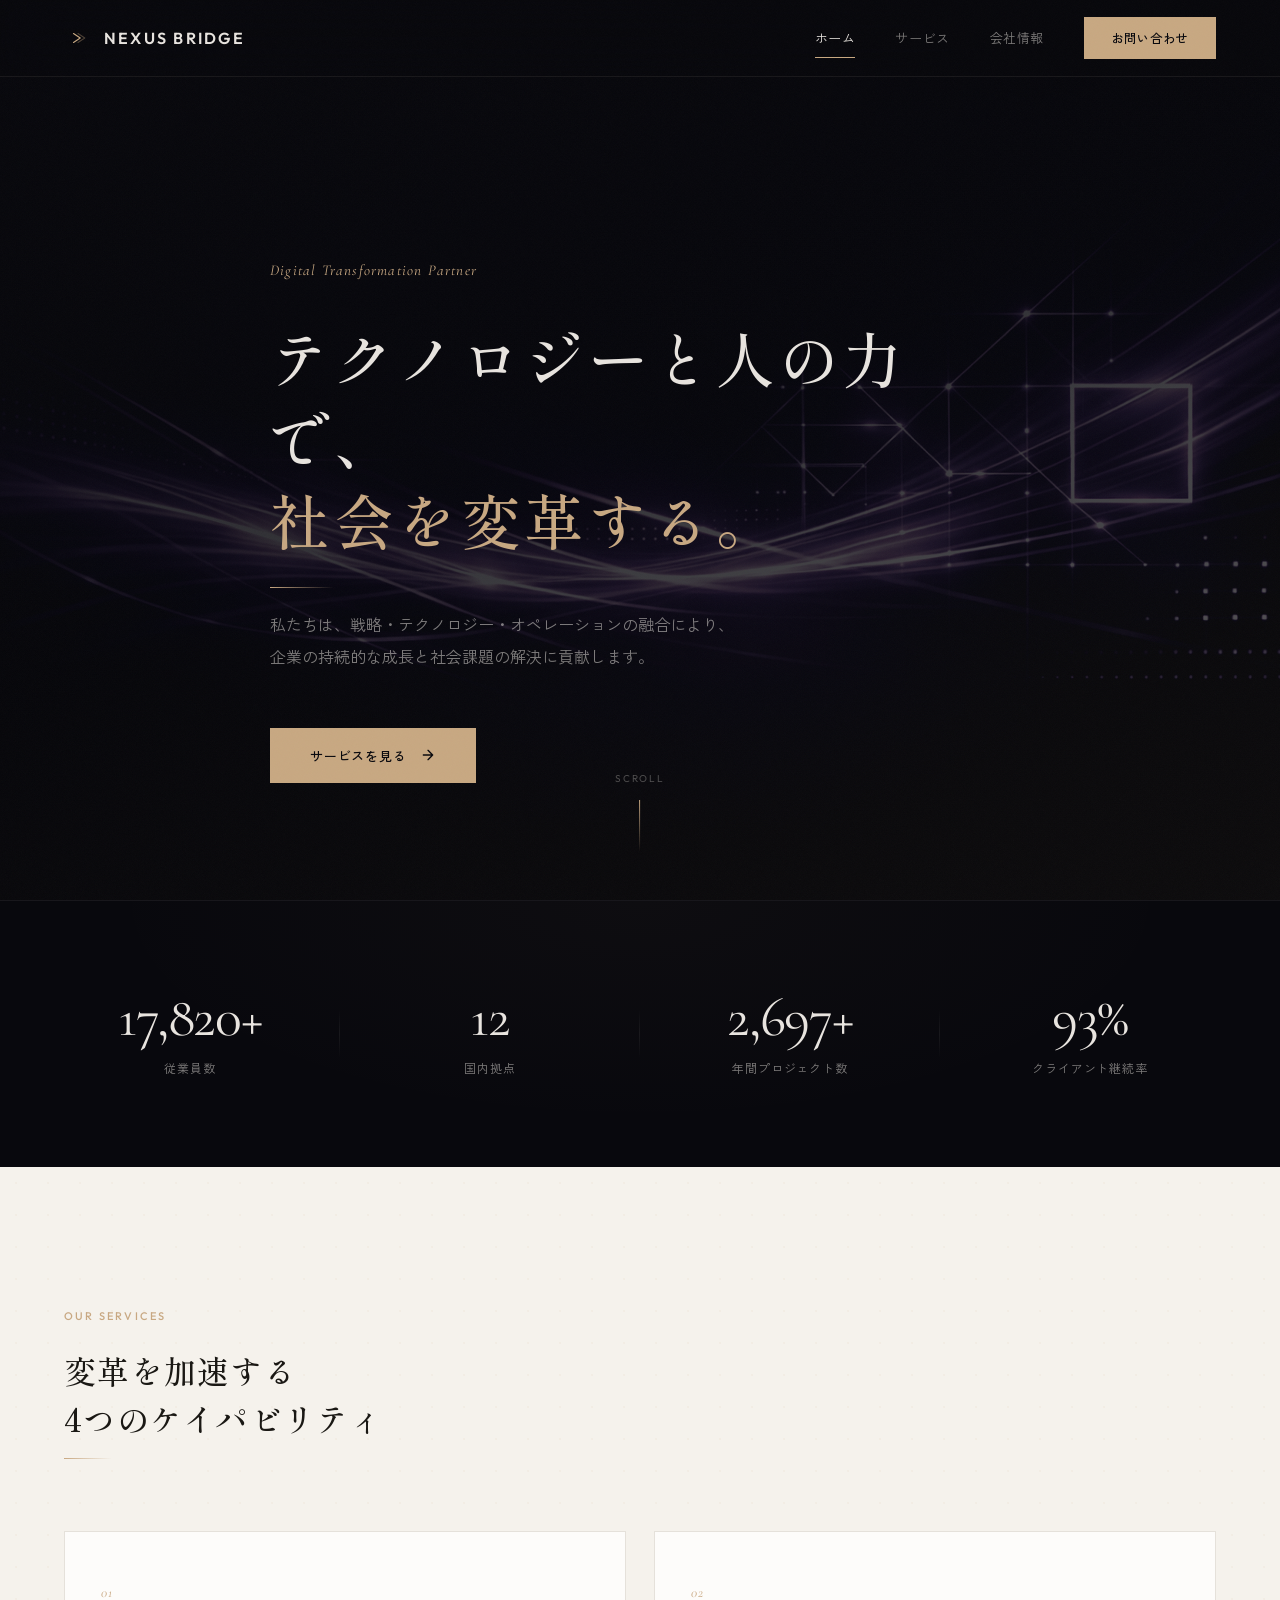
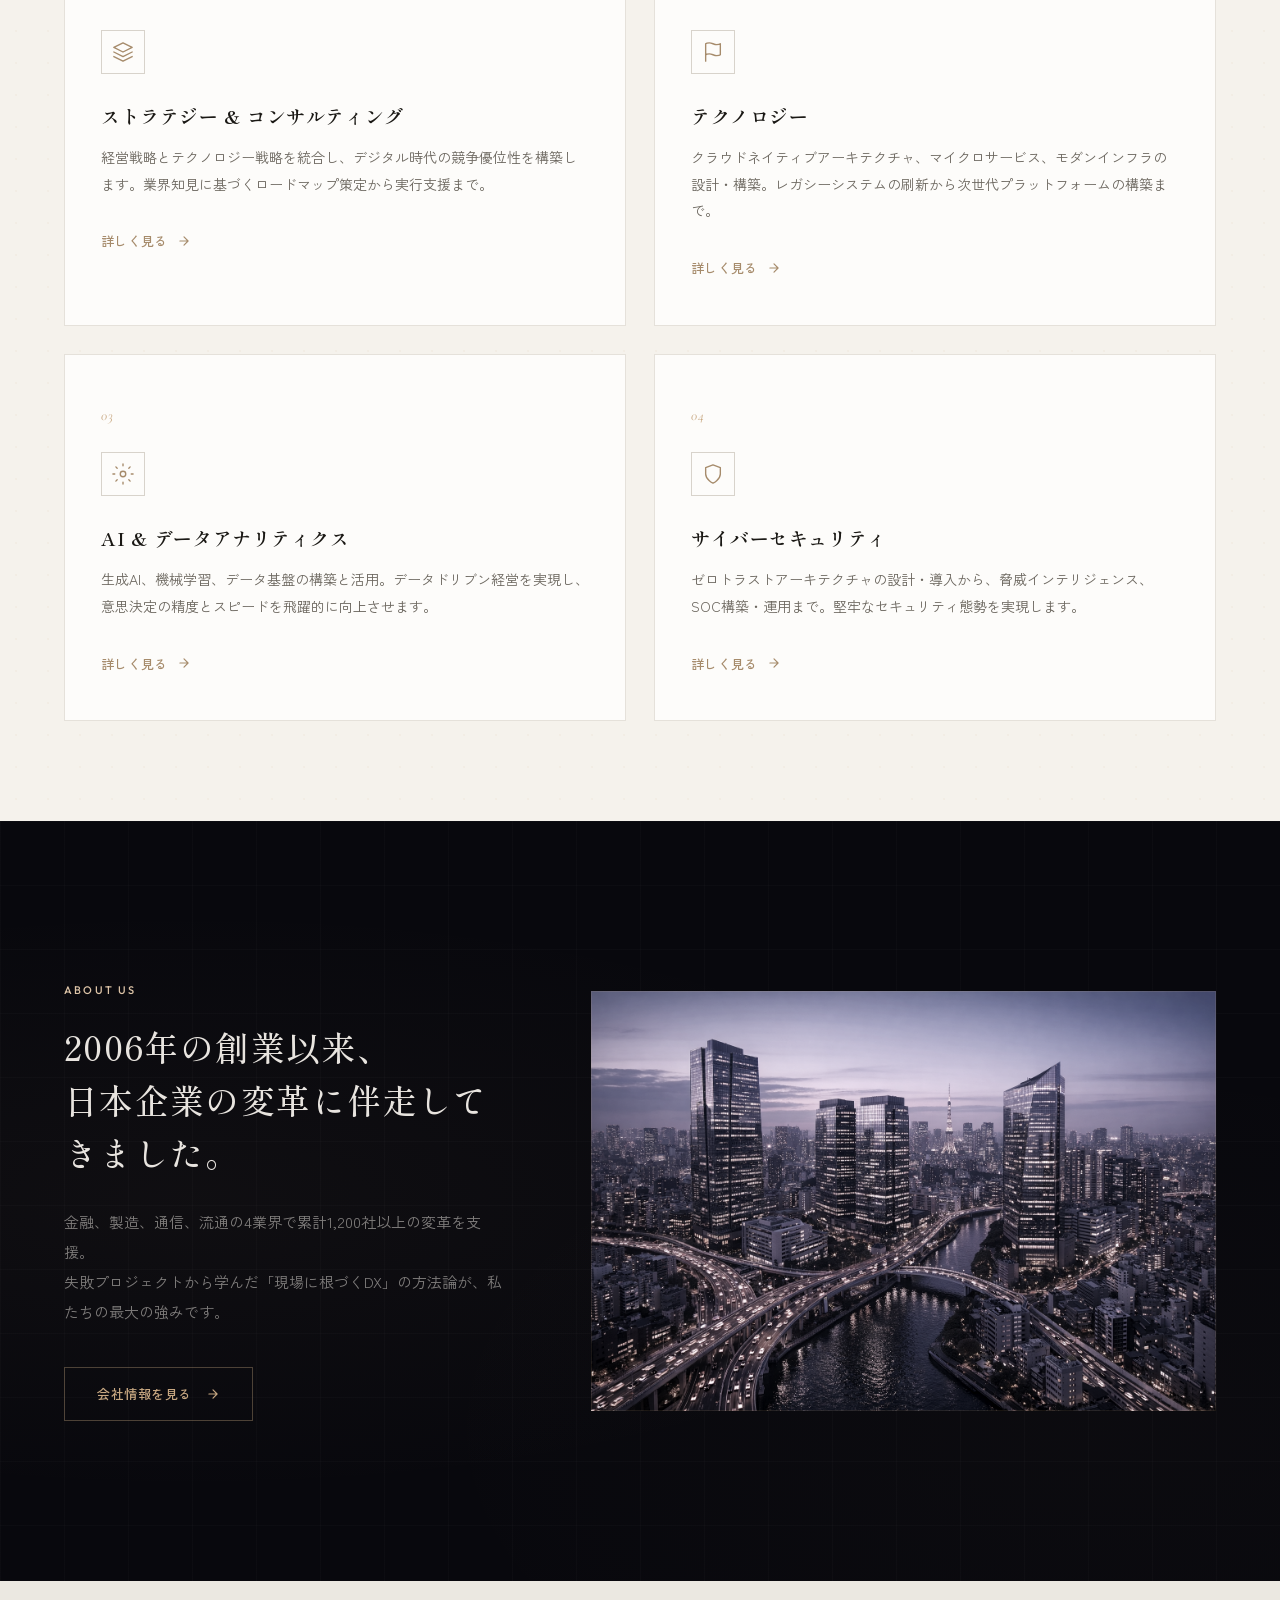
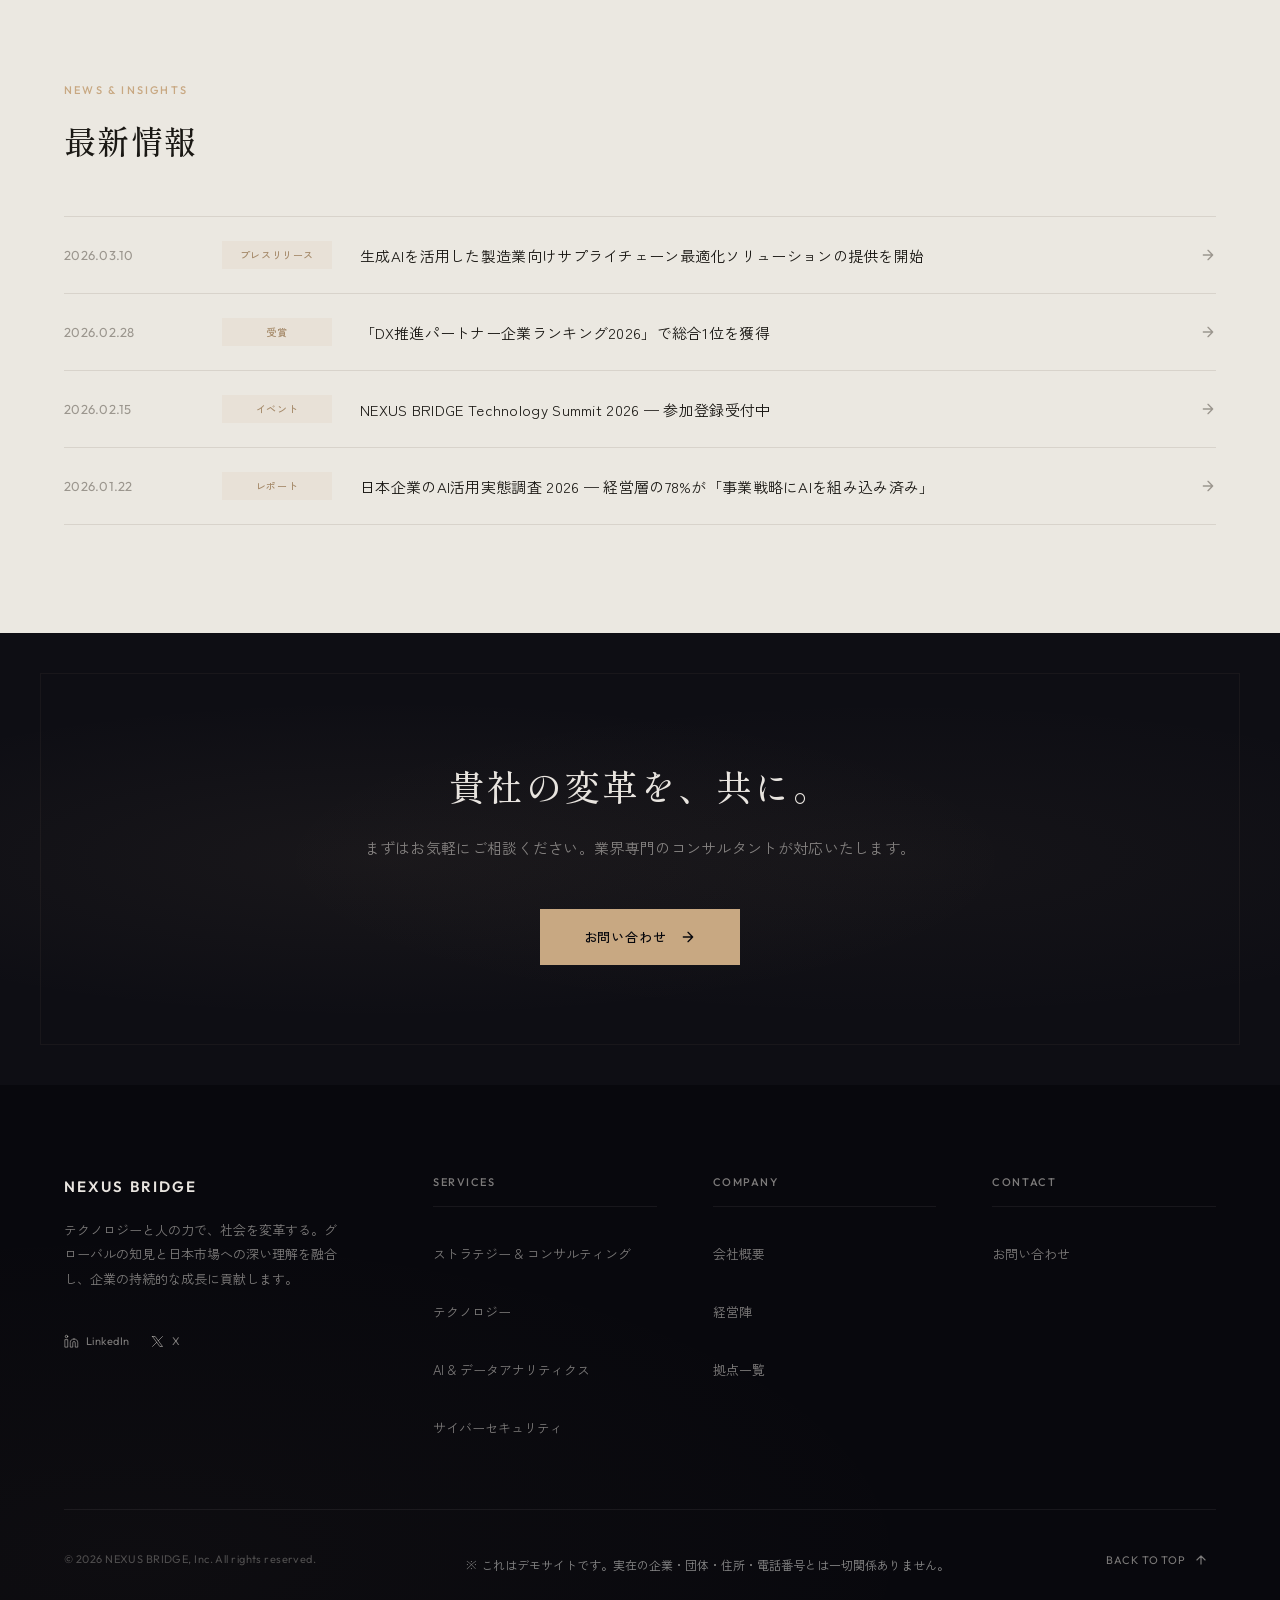
<file: index.html>
<!DOCTYPE html>
<html lang="ja">
<head>
  <meta charset="UTF-8">
  <meta name="viewport" content="width=device-width, initial-scale=1.0">
  <title>NEXUS BRIDGE | テクノロジーと人の力で、社会を変革する</title>
  <meta name="description" content="ネクサスブリッジは、デジタルトランスフォーメーション、クラウド、AI、サイバーセキュリティの領域で企業の変革を支援するコンサルティングファームです。">
  <!-- Open Graph -->
  <meta property="og:title" content="NEXUS BRIDGE | テクノロジーと人の力で、社会を変革する">
  <meta property="og:description" content="ネクサスブリッジは、DX、クラウド、AI、サイバーセキュリティの領域で企業の変革を支援するコンサルティングファームです。">
  <meta property="og:type" content="website">
  <meta property="og:site_name" content="NEXUS BRIDGE">
  <meta property="og:url" content="https://tsumita2929.github.io/nexus-bridge-corporate/">
  <meta property="og:image" content="https://tsumita2929.github.io/nexus-bridge-corporate/images/ogp-home.jpg">
  <meta property="og:image:width" content="1200">
  <meta property="og:image:height" content="630">
  <meta property="og:image:type" content="image/jpeg">
  <meta property="og:locale" content="ja_JP">
  <!-- Twitter Card -->
  <meta name="twitter:card" content="summary_large_image">
  <meta name="twitter:title" content="NEXUS BRIDGE | テクノロジーと人の力で、社会を変革する">
  <meta name="twitter:description" content="DX、クラウド、AI、サイバーセキュリティの領域で企業の変革を支援するコンサルティングファームです。">
  <meta name="twitter:image" content="https://tsumita2929.github.io/nexus-bridge-corporate/images/ogp-home.jpg">
  <link rel="icon" type="image/svg+xml" href="favicon.svg">
  <link rel="preconnect" href="https://fonts.googleapis.com">
  <link rel="preconnect" href="https://fonts.gstatic.com" crossorigin>
  <link href="https://fonts.googleapis.com/css2?family=Cormorant:ital,wght@0,400;0,500;0,600;0,700;1,400;1,500&family=Outfit:wght@300;400;500;600;700&family=Shippori+Mincho:wght@400;500;600;700&family=Zen+Kaku+Gothic+New:wght@400;500;700&display=swap" rel="stylesheet">
  <link rel="stylesheet" href="style.css">
</head>
<body>

  <!-- ===== HEADER ===== -->
  <header class="header" role="banner">
    <div class="header__inner">
      <a href="index.html" class="header__logo" aria-label="NEXUS BRIDGE ホーム">
        <span class="header__logo-chevron">
          <svg viewBox="0 0 32 32" fill="none" aria-hidden="true">
            <path d="M8 8L20 16L8 24" stroke="#C8A882" stroke-width="2" stroke-linecap="round" stroke-linejoin="round"/>
            <path d="M16 8L28 16L16 24" stroke="#C8A882" stroke-width="2" stroke-linecap="round" stroke-linejoin="round" opacity="0.35"/>
          </svg>
        </span>
        NEXUS BRIDGE
      </a>
      <nav class="header__nav" id="mainNav" aria-label="メインナビゲーション">
        <a href="index.html" class="header__nav-link header__nav-link--active">ホーム</a>
        <a href="services.html" class="header__nav-link">サービス</a>
        <a href="about.html" class="header__nav-link">会社情報</a>
        <a href="contact.html" class="header__contact-btn">お問い合わせ</a>
      </nav>
      <button class="header__menu-btn" id="menuBtn" aria-label="メニューを開く" aria-expanded="false">
        <svg viewBox="0 0 24 24" fill="none" stroke="currentColor" stroke-width="1.5" stroke-linecap="round" aria-hidden="true">
          <line x1="3" y1="6" x2="21" y2="6"/>
          <line x1="3" y1="12" x2="21" y2="12"/>
          <line x1="3" y1="18" x2="21" y2="18"/>
        </svg>
      </button>
    </div>
  </header>

  <main>
    <!-- ===== HERO ===== -->
    <section class="hero">
      <div class="hero__bg">
        <img src="images/hero.png" alt="" loading="eager">
      </div>
      <div class="hero__overlay"></div>
      <div class="hero__content">
        <p class="hero__eyebrow">Digital Transformation Partner</p>
        <h1 class="hero__title">
          テクノロジーと人の力で、<br>
          <span class="hero__title-accent">社会を変革する。</span>
        </h1>
        <p class="hero__subtitle">
          私たちは、戦略・テクノロジー・オペレーションの融合により、<br>
          企業の持続的な成長と社会課題の解決に貢献します。
        </p>
        <a href="services.html" class="hero__cta">
          サービスを見る
          <svg class="hero__cta-arrow" width="16" height="16" viewBox="0 0 24 24" fill="none" stroke="currentColor" stroke-width="2" stroke-linecap="round" stroke-linejoin="round" aria-hidden="true">
            <path d="M5 12h14M12 5l7 7-7 7"/>
          </svg>
        </a>
      </div>
      <div class="hero__scroll-indicator" aria-hidden="true">
        <span>Scroll</span>
        <div class="hero__scroll-line"></div>
      </div>
    </section>

    <!-- ===== STATS ===== -->
    <section class="stats" aria-label="主要指標">
      <div class="container">
        <div class="stats__grid">
          <div class="stats__item reveal">
            <div class="stats__number">18,500<span class="stats__number-accent">+</span></div>
            <div class="stats__label">従業員数</div>
          </div>
          <div class="stats__item reveal reveal--delay-1">
            <div class="stats__number">12</div>
            <div class="stats__label">国内拠点</div>
          </div>
          <div class="stats__item reveal reveal--delay-2">
            <div class="stats__number">2,800<span class="stats__number-accent">+</span></div>
            <div class="stats__label">年間プロジェクト数</div>
          </div>
          <div class="stats__item reveal reveal--delay-3">
            <div class="stats__number">97<span class="stats__number-accent">%</span></div>
            <div class="stats__label">クライアント継続率</div>
          </div>
        </div>
      </div>
    </section>

    <!-- ===== SERVICES ===== -->
    <section class="services" id="services">
      <div class="container">
        <div class="services__header reveal">
          <p class="eyebrow">Our Services</p>
          <h2 class="section-title">変革を加速する<br>4つのケイパビリティ</h2>
          <div class="accent-line" style="margin-top: 16px;"></div>
        </div>
        <div class="services__grid">

          <article class="service-card reveal--card reveal--delay-1">
            <div class="service-card__number">01</div>
            <div class="service-card__icon">
              <svg width="22" height="22" viewBox="0 0 24 24" fill="none" stroke="currentColor" stroke-width="1.5" stroke-linecap="round" stroke-linejoin="round" aria-hidden="true">
                <path d="M12 2L2 7l10 5 10-5-10-5z"/>
                <path d="M2 17l10 5 10-5"/>
                <path d="M2 12l10 5 10-5"/>
              </svg>
            </div>
            <h3 class="service-card__title">ストラテジー &amp; コンサルティング</h3>
            <p class="service-card__text">経営戦略とテクノロジー戦略を統合し、デジタル時代の競争優位性を構築します。業界知見に基づくロードマップ策定から実行支援まで。</p>
            <a href="services.html" class="service-card__link">
              詳しく見る
              <svg width="14" height="14" viewBox="0 0 24 24" fill="none" stroke="currentColor" stroke-width="2" stroke-linecap="round" stroke-linejoin="round" aria-hidden="true">
                <path d="M5 12h14M12 5l7 7-7 7"/>
              </svg>
            </a>
          </article>

          <article class="service-card reveal--left reveal--delay-2">
            <div class="service-card__number">02</div>
            <div class="service-card__icon">
              <svg width="22" height="22" viewBox="0 0 24 24" fill="none" stroke="currentColor" stroke-width="1.5" stroke-linecap="round" stroke-linejoin="round" aria-hidden="true">
                <path d="M4 15s1-1 4-1 5 2 8 2 4-1 4-1V3s-1 1-4 1-5-2-8-2-4 1-4 1z"/>
                <line x1="4" y1="22" x2="4" y2="15"/>
              </svg>
            </div>
            <h3 class="service-card__title">テクノロジー</h3>
            <p class="service-card__text">クラウドネイティブアーキテクチャ、マイクロサービス、モダンインフラの設計・構築。レガシーシステムの刷新から次世代プラットフォームの構築まで。</p>
            <a href="services.html" class="service-card__link">
              詳しく見る
              <svg width="14" height="14" viewBox="0 0 24 24" fill="none" stroke="currentColor" stroke-width="2" stroke-linecap="round" stroke-linejoin="round" aria-hidden="true">
                <path d="M5 12h14M12 5l7 7-7 7"/>
              </svg>
            </a>
          </article>

          <article class="service-card reveal--card reveal--delay-3">
            <div class="service-card__number">03</div>
            <div class="service-card__icon">
              <svg width="22" height="22" viewBox="0 0 24 24" fill="none" stroke="currentColor" stroke-width="1.5" stroke-linecap="round" stroke-linejoin="round" aria-hidden="true">
                <circle cx="12" cy="12" r="3"/>
                <path d="M12 1v2M12 21v2M4.22 4.22l1.42 1.42M18.36 18.36l1.42 1.42M1 12h2M21 12h2M4.22 19.78l1.42-1.42M18.36 5.64l1.42-1.42"/>
              </svg>
            </div>
            <h3 class="service-card__title">AI &amp; データアナリティクス</h3>
            <p class="service-card__text">生成AI、機械学習、データ基盤の構築と活用。データドリブン経営を実現し、意思決定の精度とスピードを飛躍的に向上させます。</p>
            <a href="services.html" class="service-card__link">
              詳しく見る
              <svg width="14" height="14" viewBox="0 0 24 24" fill="none" stroke="currentColor" stroke-width="2" stroke-linecap="round" stroke-linejoin="round" aria-hidden="true">
                <path d="M5 12h14M12 5l7 7-7 7"/>
              </svg>
            </a>
          </article>

          <article class="service-card reveal--left reveal--delay-4">
            <div class="service-card__number">04</div>
            <div class="service-card__icon">
              <svg width="22" height="22" viewBox="0 0 24 24" fill="none" stroke="currentColor" stroke-width="1.5" stroke-linecap="round" stroke-linejoin="round" aria-hidden="true">
                <path d="M12 22s8-4 8-10V5l-8-3-8 3v7c0 6 8 10 8 10z"/>
              </svg>
            </div>
            <h3 class="service-card__title">サイバーセキュリティ</h3>
            <p class="service-card__text">ゼロトラストアーキテクチャの設計・導入から、脅威インテリジェンス、SOC構築・運用まで。堅牢なセキュリティ態勢を実現します。</p>
            <a href="services.html" class="service-card__link">
              詳しく見る
              <svg width="14" height="14" viewBox="0 0 24 24" fill="none" stroke="currentColor" stroke-width="2" stroke-linecap="round" stroke-linejoin="round" aria-hidden="true">
                <path d="M5 12h14M12 5l7 7-7 7"/>
              </svg>
            </a>
          </article>

        </div>
      </div>
    </section>

    <!-- ===== ABOUT SECTION ===== -->
    <section class="about-section">
      <div class="container">
        <div class="about-section__inner">
          <div class="about-section__left reveal--left">
            <p class="eyebrow eyebrow--light">About Us</p>
            <h2 class="about-section__title">2006年の創業以来、<br>日本企業の変革に伴走してきました。</h2>
            <p class="about-section__text">
              金融、製造、通信、流通の4業界で累計1,200社以上の変革を支援。<br>
              失敗プロジェクトから学んだ「現場に根づくDX」の方法論が、私たちの最大の強みです。
            </p>
            <a href="about.html" class="about-section__link">
              会社情報を見る
              <svg width="14" height="14" viewBox="0 0 24 24" fill="none" stroke="currentColor" stroke-width="2" stroke-linecap="round" stroke-linejoin="round" aria-hidden="true">
                <path d="M5 12h14M12 5l7 7-7 7"/>
              </svg>
            </a>
          </div>
          <div class="about-section__image reveal--image">
            <img src="images/about-hero.png" alt="NEXUS BRIDGEのオフィス風景" loading="lazy">
          </div>
        </div>
      </div>
    </section>

    <!-- ===== NEWS ===== -->
    <section class="news" id="news">
      <div class="container">
        <div class="news__header">
          <div class="news__header-left reveal">
            <p class="eyebrow">News &amp; Insights</p>
            <h2 class="section-title">最新情報</h2>
          </div>
        </div>
        <div class="news__list">
          <div class="news-item reveal">
            <time class="news-item__date" datetime="2026-03-10">2026.03.10</time>
            <span class="news-item__tag">プレスリリース</span>
            <span class="news-item__title">生成AIを活用した製造業向けサプライチェーン最適化ソリューションの提供を開始</span>
            <svg class="news-item__arrow" width="16" height="16" viewBox="0 0 24 24" fill="none" stroke="currentColor" stroke-width="2" stroke-linecap="round" stroke-linejoin="round" aria-hidden="true">
              <path d="M5 12h14M12 5l7 7-7 7"/>
            </svg>
          </div>
          <div class="news-item reveal reveal--delay-1">
            <time class="news-item__date" datetime="2026-02-28">2026.02.28</time>
            <span class="news-item__tag">受賞</span>
            <span class="news-item__title">「DX推進パートナー企業ランキング2026」で総合1位を獲得</span>
            <svg class="news-item__arrow" width="16" height="16" viewBox="0 0 24 24" fill="none" stroke="currentColor" stroke-width="2" stroke-linecap="round" stroke-linejoin="round" aria-hidden="true">
              <path d="M5 12h14M12 5l7 7-7 7"/>
            </svg>
          </div>
          <div class="news-item reveal reveal--delay-2">
            <time class="news-item__date" datetime="2026-02-15">2026.02.15</time>
            <span class="news-item__tag">イベント</span>
            <span class="news-item__title">NEXUS BRIDGE Technology Summit 2026 — 参加登録受付中</span>
            <svg class="news-item__arrow" width="16" height="16" viewBox="0 0 24 24" fill="none" stroke="currentColor" stroke-width="2" stroke-linecap="round" stroke-linejoin="round" aria-hidden="true">
              <path d="M5 12h14M12 5l7 7-7 7"/>
            </svg>
          </div>
          <div class="news-item reveal reveal--delay-3">
            <time class="news-item__date" datetime="2026-01-22">2026.01.22</time>
            <span class="news-item__tag">レポート</span>
            <span class="news-item__title">日本企業のAI活用実態調査 2026 — 経営層の78%が「事業戦略にAIを組み込み済み」</span>
            <svg class="news-item__arrow" width="16" height="16" viewBox="0 0 24 24" fill="none" stroke="currentColor" stroke-width="2" stroke-linecap="round" stroke-linejoin="round" aria-hidden="true">
              <path d="M5 12h14M12 5l7 7-7 7"/>
            </svg>
          </div>
        </div>
      </div>
    </section>

    <!-- ===== CTA ===== -->
    <section class="cta-banner">
      <div class="container">
        <div class="cta-banner__inner reveal--scale">
          <h2 class="cta-banner__title">貴社の変革を、共に。</h2>
          <p class="cta-banner__text">まずはお気軽にご相談ください。業界専門のコンサルタントが対応いたします。</p>
          <a href="contact.html" class="cta-banner__btn">
            お問い合わせ
            <svg class="cta-banner__btn-arrow" width="16" height="16" viewBox="0 0 24 24" fill="none" stroke="currentColor" stroke-width="2" stroke-linecap="round" stroke-linejoin="round" aria-hidden="true">
              <path d="M5 12h14M12 5l7 7-7 7"/>
            </svg>
          </a>
        </div>
      </div>
    </section>
  </main>

  <!-- ===== FOOTER ===== -->
  <footer class="footer" role="contentinfo">
    <div class="container">
      <div class="footer__inner">
        <div class="footer__main">
          <div class="footer__brand">
            <div class="footer__brand-name">NEXUS BRIDGE</div>
            <p class="footer__brand-desc">テクノロジーと人の力で、社会を変革する。グローバルの知見と日本市場への深い理解を融合し、企業の持続的な成長に貢献します。</p>
            <div class="footer__social">
              <a href="#" class="footer__social-link" aria-label="LinkedIn">
                <svg width="15" height="15" viewBox="0 0 24 24" fill="none" stroke="currentColor" stroke-width="1.5" stroke-linecap="round" stroke-linejoin="round" aria-hidden="true">
                  <path d="M16 8a6 6 0 0 1 6 6v7h-4v-7a2 2 0 0 0-2-2 2 2 0 0 0-2 2v7h-4v-7a6 6 0 0 1 6-6z"/>
                  <rect x="2" y="9" width="4" height="12"/>
                  <circle cx="4" cy="4" r="2"/>
                </svg>
                <span>LinkedIn</span>
              </a>
              <a href="#" class="footer__social-link" aria-label="X (Twitter)">
                <svg width="15" height="15" viewBox="0 0 24 24" fill="none" stroke="currentColor" stroke-width="1.5" stroke-linecap="round" stroke-linejoin="round" aria-hidden="true">
                  <path d="M4 4l11.733 16H20L8.267 4H4z"/>
                  <path d="M4 20l6.768-6.768M20 4l-6.768 6.768"/>
                </svg>
                <span>X</span>
              </a>
            </div>
          </div>
          <div class="footer__nav-group">
            <h3 class="footer__nav-title">Services</h3>
            <ul class="footer__nav-list">
              <li><a href="services.html" class="footer__nav-link">ストラテジー &amp; コンサルティング</a></li>
              <li><a href="services.html" class="footer__nav-link">テクノロジー</a></li>
              <li><a href="services.html" class="footer__nav-link">AI &amp; データアナリティクス</a></li>
              <li><a href="services.html" class="footer__nav-link">サイバーセキュリティ</a></li>
            </ul>
          </div>
          <div class="footer__nav-group">
            <h3 class="footer__nav-title">Company</h3>
            <ul class="footer__nav-list">
              <li><a href="about.html" class="footer__nav-link">会社概要</a></li>
              <li><a href="about.html#leadership" class="footer__nav-link">経営陣</a></li>
              <li><a href="about.html#offices" class="footer__nav-link">拠点一覧</a></li>
            </ul>
          </div>
          <div class="footer__nav-group">
            <h3 class="footer__nav-title">Contact</h3>
            <ul class="footer__nav-list">
              <li><a href="contact.html" class="footer__nav-link">お問い合わせ</a></li>
            </ul>
          </div>
        </div>
        <div class="footer__bottom">
          <p class="footer__copyright">&copy; 2026 NEXUS BRIDGE, Inc. All rights reserved.</p>
          <p class="footer__demo-notice" style="color: var(--color-text-muted, #888); font-size: 0.75rem; margin-top: 0.5rem;">※ これはデモサイトです。実在の企業・団体・住所・電話番号とは一切関係ありません。</p>
          <button class="footer__back-to-top" id="backToTop" aria-label="ページの先頭に戻る">
            Back to Top
            <svg width="14" height="14" viewBox="0 0 24 24" fill="none" stroke="currentColor" stroke-width="2" stroke-linecap="round" stroke-linejoin="round" aria-hidden="true">
              <path d="M12 19V5M5 12l7-7 7 7"/>
            </svg>
          </button>
        </div>
      </div>
    </div>
  </footer>

  <script src="main.js"></script>
</body>
</html>
</file>
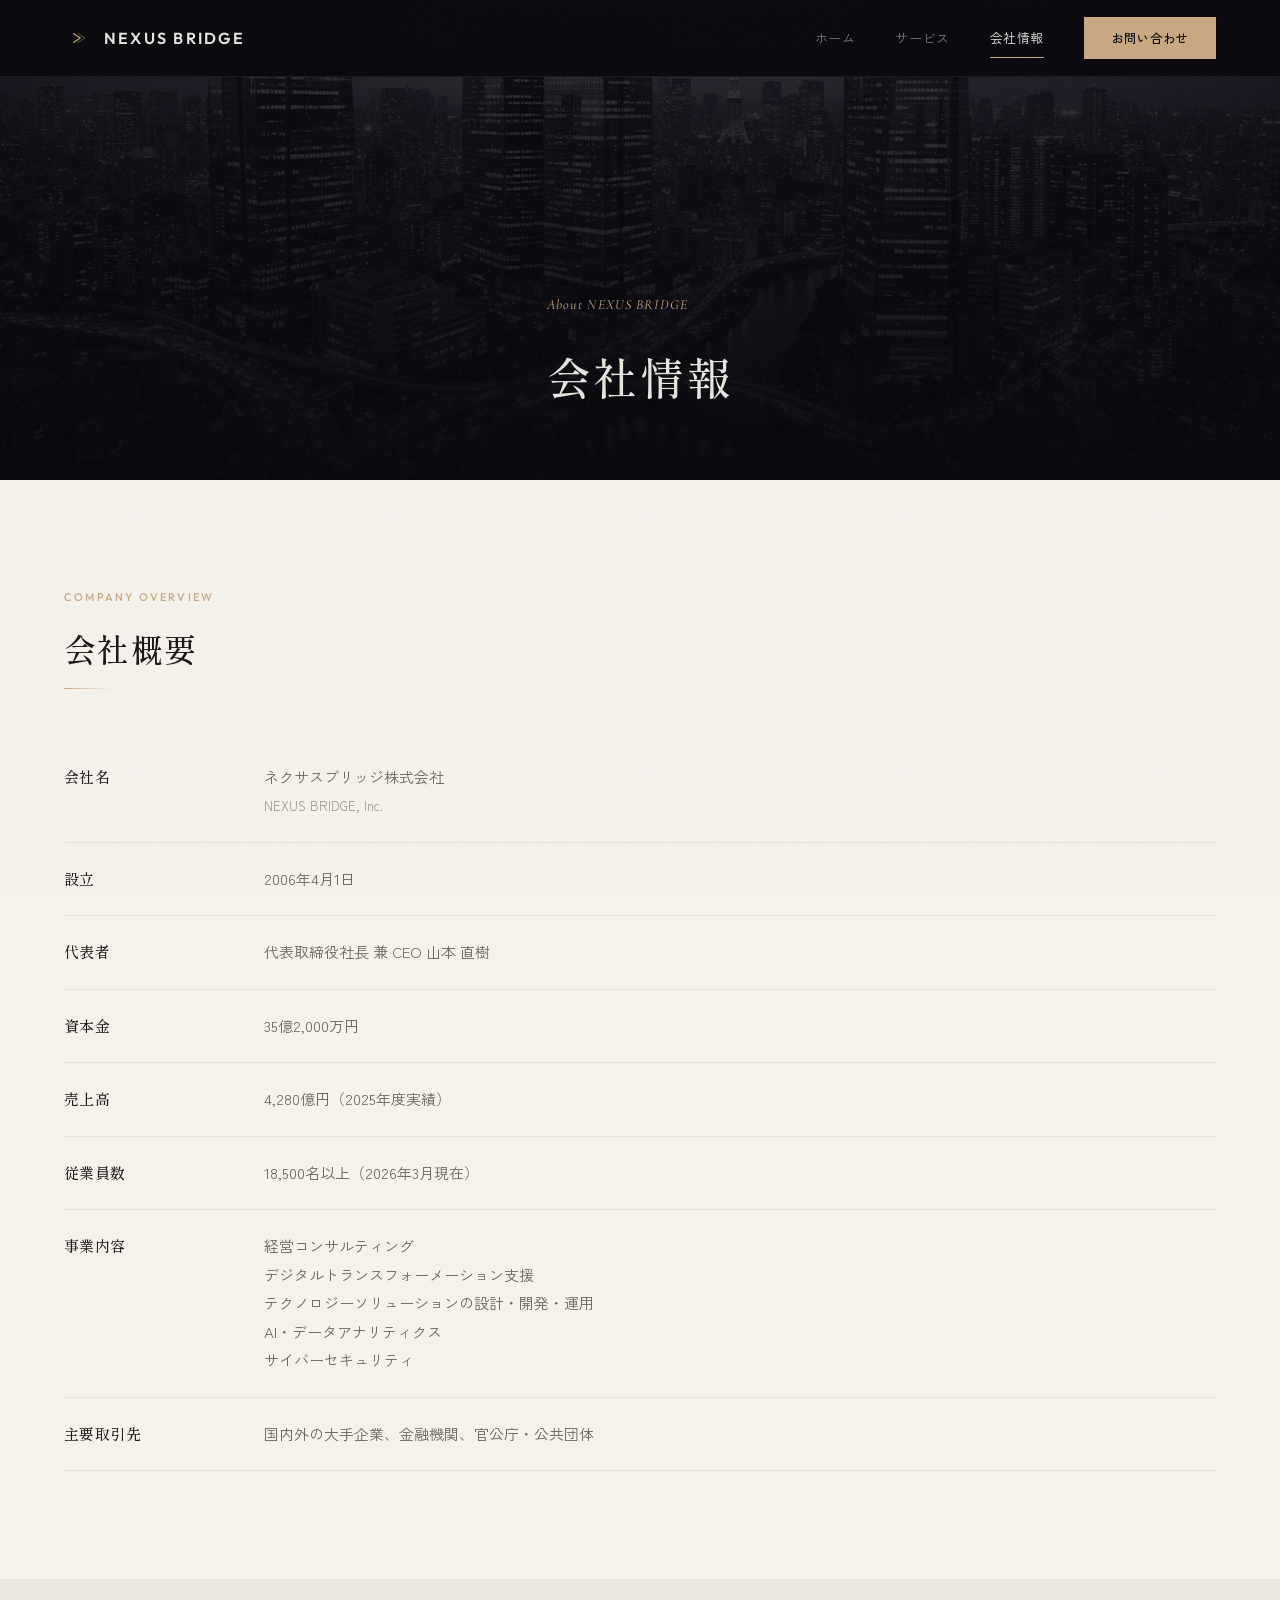
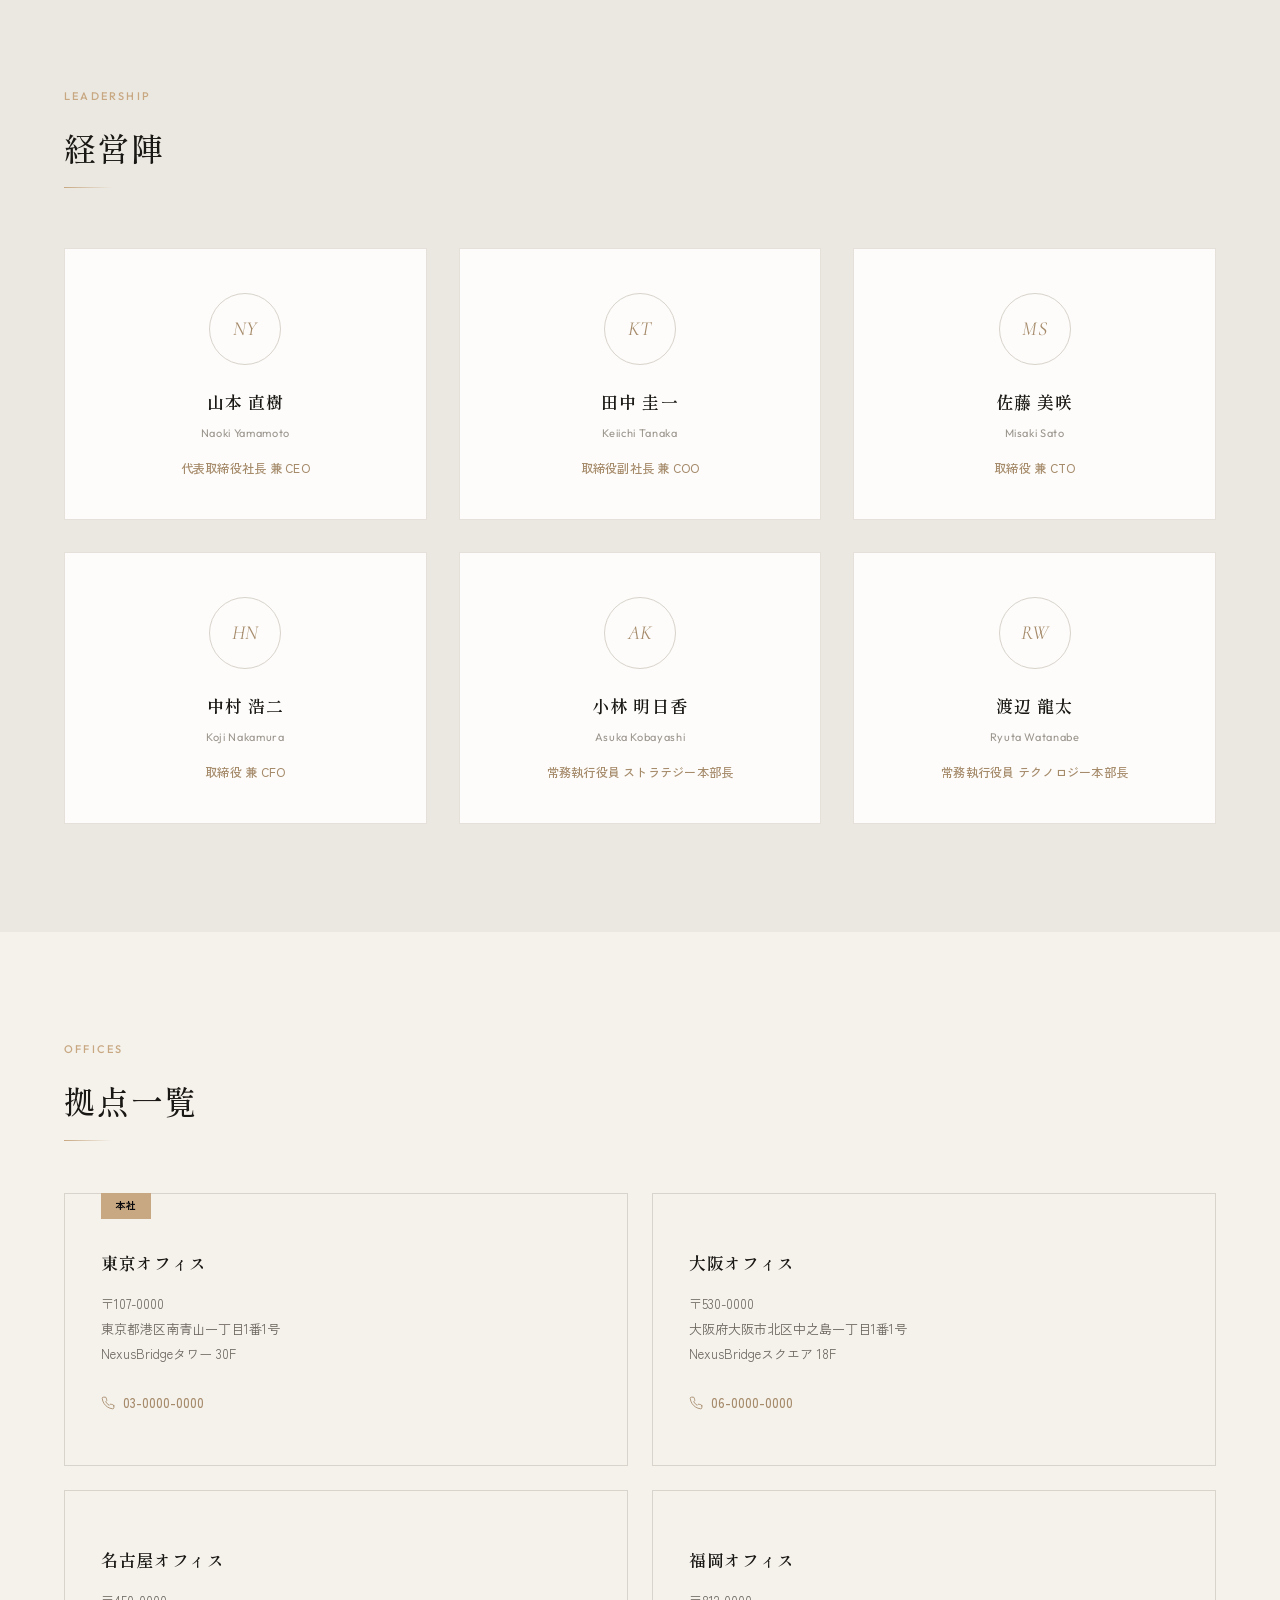
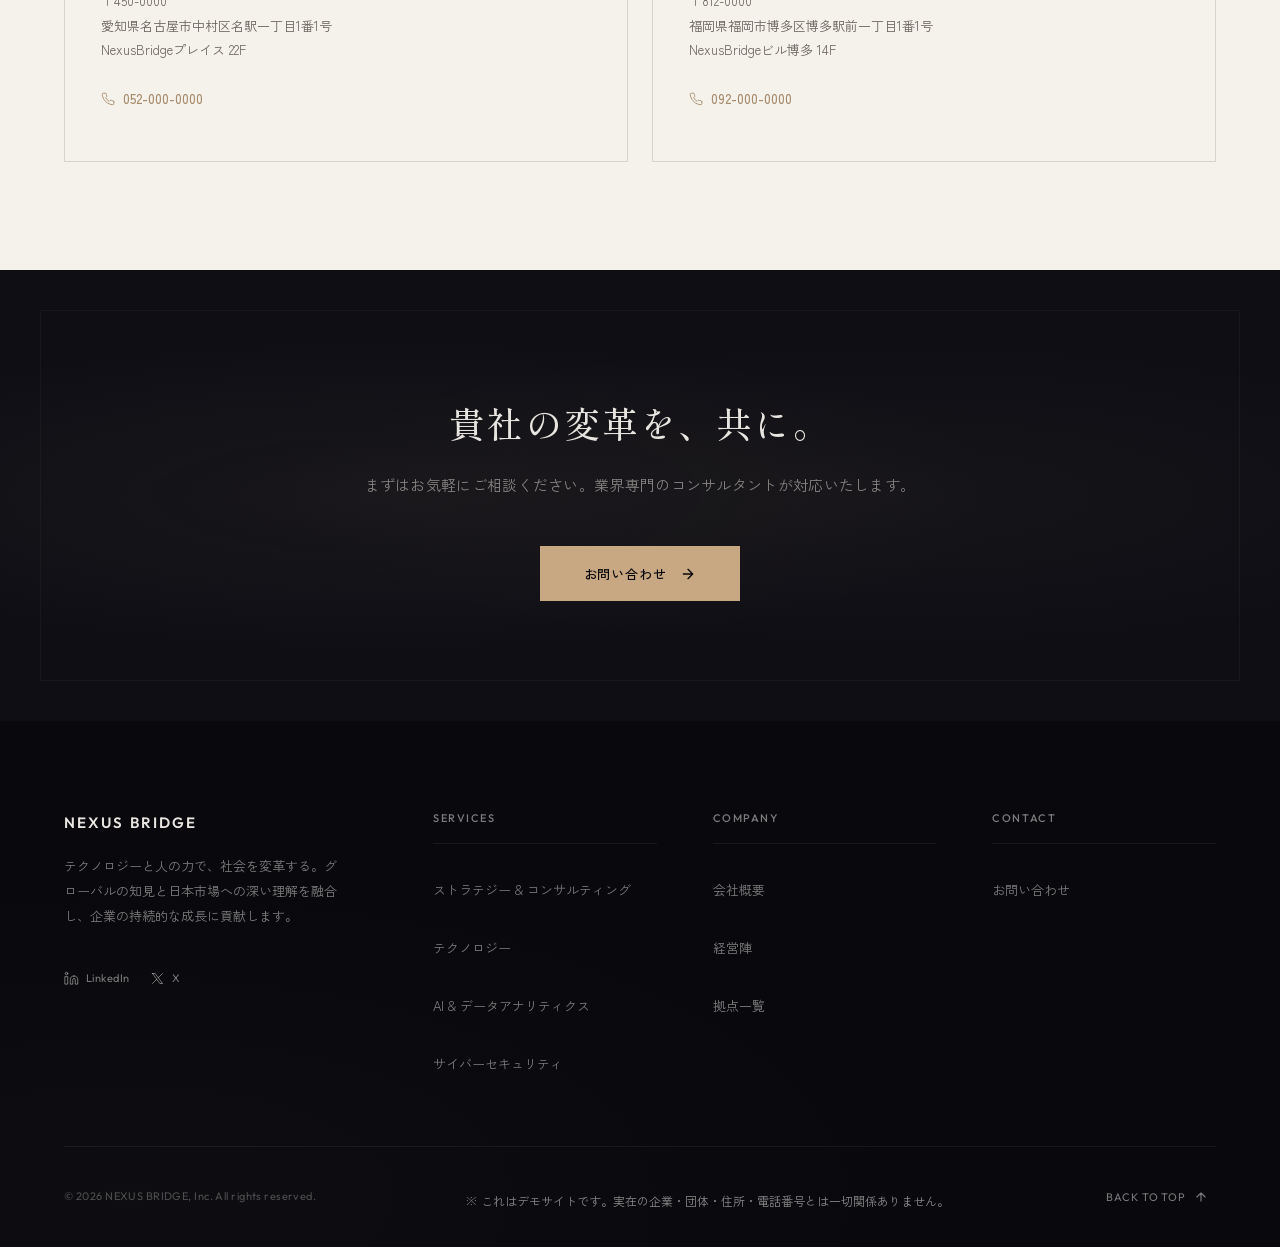
<file: about.html>
<!DOCTYPE html>
<html lang="ja">
<head>
  <meta charset="UTF-8">
  <meta name="viewport" content="width=device-width, initial-scale=1.0">
  <title>会社情報 | NEXUS BRIDGE</title>
  <meta name="description" content="ネクサスブリッジの会社概要、経営陣、拠点情報をご紹介します。">
  <!-- Open Graph -->
  <meta property="og:title" content="会社情報 | NEXUS BRIDGE">
  <meta property="og:description" content="2006年の創業以来、日本企業の変革に伴走。会社概要、経営陣、拠点情報をご紹介します。">
  <meta property="og:type" content="website">
  <meta property="og:site_name" content="NEXUS BRIDGE">
  <meta property="og:url" content="https://tsumita2929.github.io/nexus-bridge-corporate/about.html">
  <meta property="og:image" content="https://tsumita2929.github.io/nexus-bridge-corporate/images/ogp-about.jpg">
  <meta property="og:image:width" content="1200">
  <meta property="og:image:height" content="630">
  <meta property="og:image:type" content="image/jpeg">
  <meta property="og:locale" content="ja_JP">
  <!-- Twitter Card -->
  <meta name="twitter:card" content="summary_large_image">
  <meta name="twitter:title" content="会社情報 | NEXUS BRIDGE">
  <meta name="twitter:description" content="2006年の創業以来、日本企業の変革に伴走。会社概要、経営陣、拠点情報をご紹介します。">
  <meta name="twitter:image" content="https://tsumita2929.github.io/nexus-bridge-corporate/images/ogp-about.jpg">
  <link rel="icon" type="image/svg+xml" href="favicon.svg">
  <link rel="preconnect" href="https://fonts.googleapis.com">
  <link rel="preconnect" href="https://fonts.gstatic.com" crossorigin>
  <link href="https://fonts.googleapis.com/css2?family=Cormorant:ital,wght@0,400;0,500;0,600;0,700;1,400;1,500&family=Outfit:wght@300;400;500;600;700&family=Shippori+Mincho:wght@400;500;600;700&family=Zen+Kaku+Gothic+New:wght@400;500;700&display=swap" rel="stylesheet">
  <link rel="stylesheet" href="style.css">
</head>
<body>

  <!-- ===== HEADER ===== -->
  <header class="header" role="banner">
    <div class="header__inner">
      <a href="index.html" class="header__logo" aria-label="NEXUS BRIDGE ホーム">
        <span class="header__logo-chevron">
          <svg viewBox="0 0 32 32" fill="none" aria-hidden="true">
            <path d="M8 8L20 16L8 24" stroke="#C8A882" stroke-width="2" stroke-linecap="round" stroke-linejoin="round"/>
            <path d="M16 8L28 16L16 24" stroke="#C8A882" stroke-width="2" stroke-linecap="round" stroke-linejoin="round" opacity="0.35"/>
          </svg>
        </span>
        NEXUS BRIDGE
      </a>
      <nav class="header__nav" id="mainNav" aria-label="メインナビゲーション">
        <a href="index.html" class="header__nav-link">ホーム</a>
        <a href="services.html" class="header__nav-link">サービス</a>
        <a href="about.html" class="header__nav-link header__nav-link--active">会社情報</a>
        <a href="contact.html" class="header__contact-btn">お問い合わせ</a>
      </nav>
      <button class="header__menu-btn" id="menuBtn" aria-label="メニューを開く" aria-expanded="false">
        <svg viewBox="0 0 24 24" fill="none" stroke="currentColor" stroke-width="1.5" stroke-linecap="round" aria-hidden="true">
          <line x1="3" y1="6" x2="21" y2="6"/>
          <line x1="3" y1="12" x2="21" y2="12"/>
          <line x1="3" y1="18" x2="21" y2="18"/>
        </svg>
      </button>
    </div>
  </header>

  <main>
    <!-- ===== PAGE HERO ===== -->
    <section class="page-hero">
      <div class="page-hero__bg">
        <img src="images/about-hero.png" alt="" loading="eager">
      </div>
      <div class="page-hero__overlay"></div>
      <div class="container">
        <div class="page-hero__content">
          <p class="page-hero__eyebrow">About NEXUS BRIDGE</p>
          <h1 class="page-hero__title">会社情報</h1>
        </div>
      </div>
    </section>

    <!-- ===== COMPANY INFO ===== -->
    <section class="company-info" id="overview">
      <div class="container">
        <div class="company-info__header reveal">
          <p class="eyebrow">Company Overview</p>
          <h2 class="section-title">会社概要</h2>
          <div class="accent-line" style="margin-top: 16px;"></div>
        </div>
        <table class="company-info__table reveal">
          <tbody>
            <tr>
              <th>会社名</th>
              <td>ネクサスブリッジ株式会社<br><span style="font-size: 0.8125rem; color: var(--color-text-tertiary);">NEXUS BRIDGE, Inc.</span></td>
            </tr>
            <tr>
              <th>設立</th>
              <td>2006年4月1日</td>
            </tr>
            <tr>
              <th>代表者</th>
              <td>代表取締役社長 兼 CEO 山本 直樹</td>
            </tr>
            <tr>
              <th>資本金</th>
              <td>35億2,000万円</td>
            </tr>
            <tr>
              <th>売上高</th>
              <td>4,280億円（2025年度実績）</td>
            </tr>
            <tr>
              <th>従業員数</th>
              <td>18,500名以上（2026年3月現在）</td>
            </tr>
            <tr>
              <th>事業内容</th>
              <td>
                経営コンサルティング<br>
                デジタルトランスフォーメーション支援<br>
                テクノロジーソリューションの設計・開発・運用<br>
                AI・データアナリティクス<br>
                サイバーセキュリティ
              </td>
            </tr>
            <tr>
              <th>主要取引先</th>
              <td>国内外の大手企業、金融機関、官公庁・公共団体</td>
            </tr>
          </tbody>
        </table>
      </div>
    </section>

    <!-- ===== LEADERSHIP ===== -->
    <section class="leadership" id="leadership">
      <div class="container">
        <div class="leadership__header reveal">
          <p class="eyebrow">Leadership</p>
          <h2 class="section-title">経営陣</h2>
          <div class="accent-line" style="margin-top: 16px;"></div>
        </div>
        <div class="leadership__grid">
          <article class="leader-card reveal reveal--delay-1">
            <div class="leader-card__avatar">NY</div>
            <h3 class="leader-card__name">山本 直樹</h3>
            <p class="leader-card__name-en">Naoki Yamamoto</p>
            <p class="leader-card__role">代表取締役社長 兼 CEO</p>
          </article>
          <article class="leader-card reveal--card reveal--delay-2">
            <div class="leader-card__avatar">KT</div>
            <h3 class="leader-card__name">田中 圭一</h3>
            <p class="leader-card__name-en">Keiichi Tanaka</p>
            <p class="leader-card__role">取締役副社長 兼 COO</p>
          </article>
          <article class="leader-card reveal reveal--delay-3">
            <div class="leader-card__avatar">MS</div>
            <h3 class="leader-card__name">佐藤 美咲</h3>
            <p class="leader-card__name-en">Misaki Sato</p>
            <p class="leader-card__role">取締役 兼 CTO</p>
          </article>
          <article class="leader-card reveal--left reveal--delay-1">
            <div class="leader-card__avatar">HN</div>
            <h3 class="leader-card__name">中村 浩二</h3>
            <p class="leader-card__name-en">Koji Nakamura</p>
            <p class="leader-card__role">取締役 兼 CFO</p>
          </article>
          <article class="leader-card reveal reveal--delay-2">
            <div class="leader-card__avatar">AK</div>
            <h3 class="leader-card__name">小林 明日香</h3>
            <p class="leader-card__name-en">Asuka Kobayashi</p>
            <p class="leader-card__role">常務執行役員 ストラテジー本部長</p>
          </article>
          <article class="leader-card reveal--right reveal--delay-3">
            <div class="leader-card__avatar">RW</div>
            <h3 class="leader-card__name">渡辺 龍太</h3>
            <p class="leader-card__name-en">Ryuta Watanabe</p>
            <p class="leader-card__role">常務執行役員 テクノロジー本部長</p>
          </article>
        </div>
      </div>
    </section>

    <!-- ===== OFFICES ===== -->
    <section class="offices" id="offices">
      <div class="container">
        <div class="offices__header reveal">
          <p class="eyebrow">Offices</p>
          <h2 class="section-title">拠点一覧</h2>
          <div class="accent-line" style="margin-top: 16px;"></div>
        </div>
        <div class="offices__grid">
          <div class="office-card reveal reveal--delay-1">
            <span class="office-card__badge">本社</span>
            <h3 class="office-card__name">東京オフィス</h3>
            <address class="office-card__address">
              〒107-0000<br>
              東京都港区南青山一丁目1番1号<br>
              NexusBridgeタワー 30F
            </address>
            <a href="tel:03-0000-0000" class="office-card__tel">
              <svg width="14" height="14" viewBox="0 0 24 24" fill="none" stroke="currentColor" stroke-width="1.5" stroke-linecap="round" stroke-linejoin="round" aria-hidden="true">
                <path d="M22 16.92v3a2 2 0 0 1-2.18 2 19.79 19.79 0 0 1-8.63-3.07 19.5 19.5 0 0 1-6-6 19.79 19.79 0 0 1-3.07-8.67A2 2 0 0 1 4.11 2h3a2 2 0 0 1 2 1.72 12.84 12.84 0 0 0 .7 2.81 2 2 0 0 1-.45 2.11L8.09 9.91a16 16 0 0 0 6 6l1.27-1.27a2 2 0 0 1 2.11-.45 12.84 12.84 0 0 0 2.81.7A2 2 0 0 1 22 16.92z"/>
              </svg>
              03-0000-0000
            </a>
          </div>
          <div class="office-card reveal reveal--delay-2">
            <h3 class="office-card__name">大阪オフィス</h3>
            <address class="office-card__address">
              〒530-0000<br>
              大阪府大阪市北区中之島一丁目1番1号<br>
              NexusBridgeスクエア 18F
            </address>
            <a href="tel:06-0000-0000" class="office-card__tel">
              <svg width="14" height="14" viewBox="0 0 24 24" fill="none" stroke="currentColor" stroke-width="1.5" stroke-linecap="round" stroke-linejoin="round" aria-hidden="true">
                <path d="M22 16.92v3a2 2 0 0 1-2.18 2 19.79 19.79 0 0 1-8.63-3.07 19.5 19.5 0 0 1-6-6 19.79 19.79 0 0 1-3.07-8.67A2 2 0 0 1 4.11 2h3a2 2 0 0 1 2 1.72 12.84 12.84 0 0 0 .7 2.81 2 2 0 0 1-.45 2.11L8.09 9.91a16 16 0 0 0 6 6l1.27-1.27a2 2 0 0 1 2.11-.45 12.84 12.84 0 0 0 2.81.7A2 2 0 0 1 22 16.92z"/>
              </svg>
              06-0000-0000
            </a>
          </div>
          <div class="office-card reveal reveal--delay-3">
            <h3 class="office-card__name">名古屋オフィス</h3>
            <address class="office-card__address">
              〒450-0000<br>
              愛知県名古屋市中村区名駅一丁目1番1号<br>
              NexusBridgeプレイス 22F
            </address>
            <a href="tel:052-000-0000" class="office-card__tel">
              <svg width="14" height="14" viewBox="0 0 24 24" fill="none" stroke="currentColor" stroke-width="1.5" stroke-linecap="round" stroke-linejoin="round" aria-hidden="true">
                <path d="M22 16.92v3a2 2 0 0 1-2.18 2 19.79 19.79 0 0 1-8.63-3.07 19.5 19.5 0 0 1-6-6 19.79 19.79 0 0 1-3.07-8.67A2 2 0 0 1 4.11 2h3a2 2 0 0 1 2 1.72 12.84 12.84 0 0 0 .7 2.81 2 2 0 0 1-.45 2.11L8.09 9.91a16 16 0 0 0 6 6l1.27-1.27a2 2 0 0 1 2.11-.45 12.84 12.84 0 0 0 2.81.7A2 2 0 0 1 22 16.92z"/>
              </svg>
              052-000-0000
            </a>
          </div>
          <div class="office-card reveal reveal--delay-4">
            <h3 class="office-card__name">福岡オフィス</h3>
            <address class="office-card__address">
              〒812-0000<br>
              福岡県福岡市博多区博多駅前一丁目1番1号<br>
              NexusBridgeビル博多 14F
            </address>
            <a href="tel:092-000-0000" class="office-card__tel">
              <svg width="14" height="14" viewBox="0 0 24 24" fill="none" stroke="currentColor" stroke-width="1.5" stroke-linecap="round" stroke-linejoin="round" aria-hidden="true">
                <path d="M22 16.92v3a2 2 0 0 1-2.18 2 19.79 19.79 0 0 1-8.63-3.07 19.5 19.5 0 0 1-6-6 19.79 19.79 0 0 1-3.07-8.67A2 2 0 0 1 4.11 2h3a2 2 0 0 1 2 1.72 12.84 12.84 0 0 0 .7 2.81 2 2 0 0 1-.45 2.11L8.09 9.91a16 16 0 0 0 6 6l1.27-1.27a2 2 0 0 1 2.11-.45 12.84 12.84 0 0 0 2.81.7A2 2 0 0 1 22 16.92z"/>
              </svg>
              092-000-0000
            </a>
          </div>
        </div>
      </div>
    </section>

    <!-- ===== CTA ===== -->
    <section class="cta-banner">
      <div class="container">
        <div class="cta-banner__inner reveal--scale">
          <h2 class="cta-banner__title">貴社の変革を、共に。</h2>
          <p class="cta-banner__text">まずはお気軽にご相談ください。業界専門のコンサルタントが対応いたします。</p>
          <a href="contact.html" class="cta-banner__btn">
            お問い合わせ
            <svg class="cta-banner__btn-arrow" width="16" height="16" viewBox="0 0 24 24" fill="none" stroke="currentColor" stroke-width="2" stroke-linecap="round" stroke-linejoin="round" aria-hidden="true">
              <path d="M5 12h14M12 5l7 7-7 7"/>
            </svg>
          </a>
        </div>
      </div>
    </section>
  </main>

  <!-- ===== FOOTER ===== -->
  <footer class="footer" role="contentinfo">
    <div class="container">
      <div class="footer__inner">
        <div class="footer__main">
          <div class="footer__brand">
            <div class="footer__brand-name">NEXUS BRIDGE</div>
            <p class="footer__brand-desc">テクノロジーと人の力で、社会を変革する。グローバルの知見と日本市場への深い理解を融合し、企業の持続的な成長に貢献します。</p>
            <div class="footer__social">
              <a href="#" class="footer__social-link" aria-label="LinkedIn">
                <svg width="15" height="15" viewBox="0 0 24 24" fill="none" stroke="currentColor" stroke-width="1.5" stroke-linecap="round" stroke-linejoin="round" aria-hidden="true">
                  <path d="M16 8a6 6 0 0 1 6 6v7h-4v-7a2 2 0 0 0-2-2 2 2 0 0 0-2 2v7h-4v-7a6 6 0 0 1 6-6z"/>
                  <rect x="2" y="9" width="4" height="12"/>
                  <circle cx="4" cy="4" r="2"/>
                </svg>
                <span>LinkedIn</span>
              </a>
              <a href="#" class="footer__social-link" aria-label="X (Twitter)">
                <svg width="15" height="15" viewBox="0 0 24 24" fill="none" stroke="currentColor" stroke-width="1.5" stroke-linecap="round" stroke-linejoin="round" aria-hidden="true">
                  <path d="M4 4l11.733 16H20L8.267 4H4z"/>
                  <path d="M4 20l6.768-6.768M20 4l-6.768 6.768"/>
                </svg>
                <span>X</span>
              </a>
            </div>
          </div>
          <div class="footer__nav-group">
            <h3 class="footer__nav-title">Services</h3>
            <ul class="footer__nav-list">
              <li><a href="services.html" class="footer__nav-link">ストラテジー &amp; コンサルティング</a></li>
              <li><a href="services.html" class="footer__nav-link">テクノロジー</a></li>
              <li><a href="services.html" class="footer__nav-link">AI &amp; データアナリティクス</a></li>
              <li><a href="services.html" class="footer__nav-link">サイバーセキュリティ</a></li>
            </ul>
          </div>
          <div class="footer__nav-group">
            <h3 class="footer__nav-title">Company</h3>
            <ul class="footer__nav-list">
              <li><a href="about.html" class="footer__nav-link">会社概要</a></li>
              <li><a href="about.html#leadership" class="footer__nav-link">経営陣</a></li>
              <li><a href="about.html#offices" class="footer__nav-link">拠点一覧</a></li>
            </ul>
          </div>
          <div class="footer__nav-group">
            <h3 class="footer__nav-title">Contact</h3>
            <ul class="footer__nav-list">
              <li><a href="contact.html" class="footer__nav-link">お問い合わせ</a></li>
            </ul>
          </div>
        </div>
        <div class="footer__bottom">
          <p class="footer__copyright">&copy; 2026 NEXUS BRIDGE, Inc. All rights reserved.</p>
          <p class="footer__demo-notice" style="color: var(--color-text-muted, #888); font-size: 0.75rem; margin-top: 0.5rem;">※ これはデモサイトです。実在の企業・団体・住所・電話番号とは一切関係ありません。</p>
          <button class="footer__back-to-top" id="backToTop" aria-label="ページの先頭に戻る">
            Back to Top
            <svg width="14" height="14" viewBox="0 0 24 24" fill="none" stroke="currentColor" stroke-width="2" stroke-linecap="round" stroke-linejoin="round" aria-hidden="true">
              <path d="M12 19V5M5 12l7-7 7 7"/>
            </svg>
          </button>
        </div>
      </div>
    </div>
  </footer>

  <script src="main.js"></script>
</body>
</html>
</file>
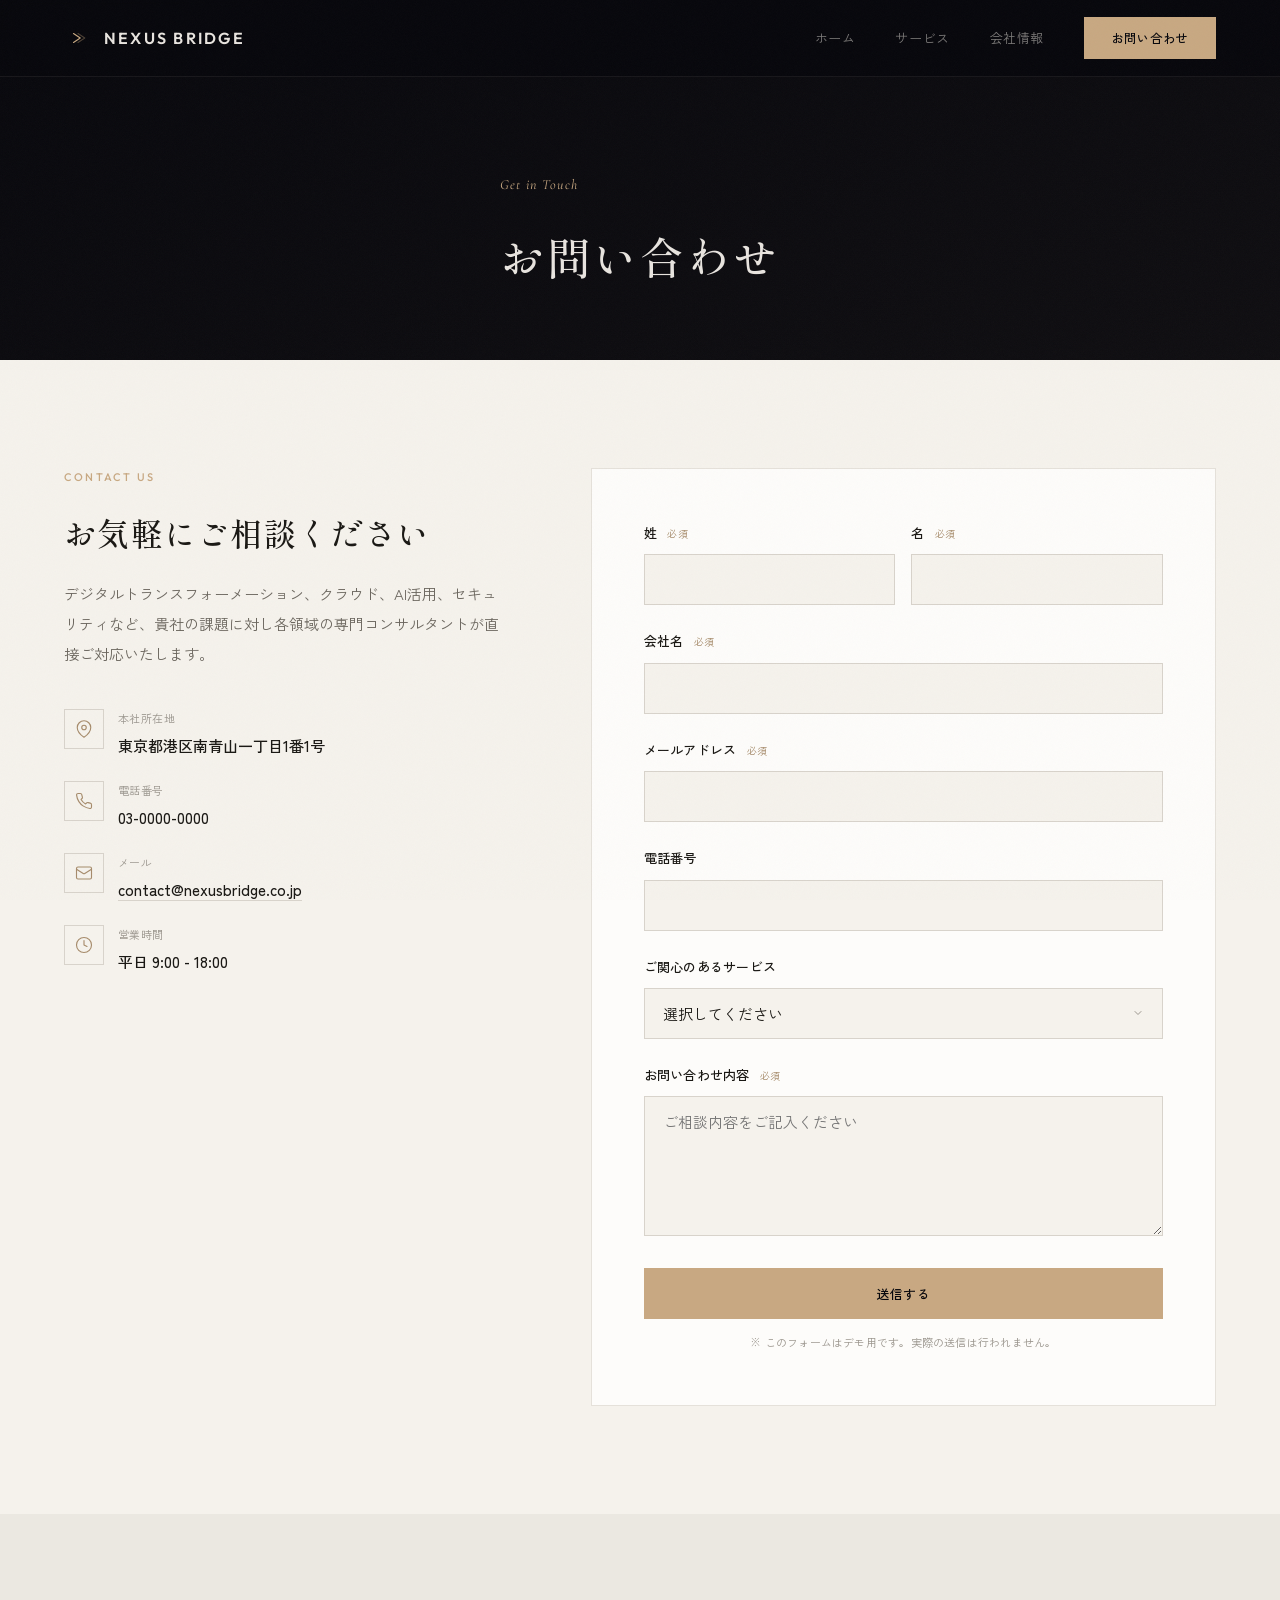
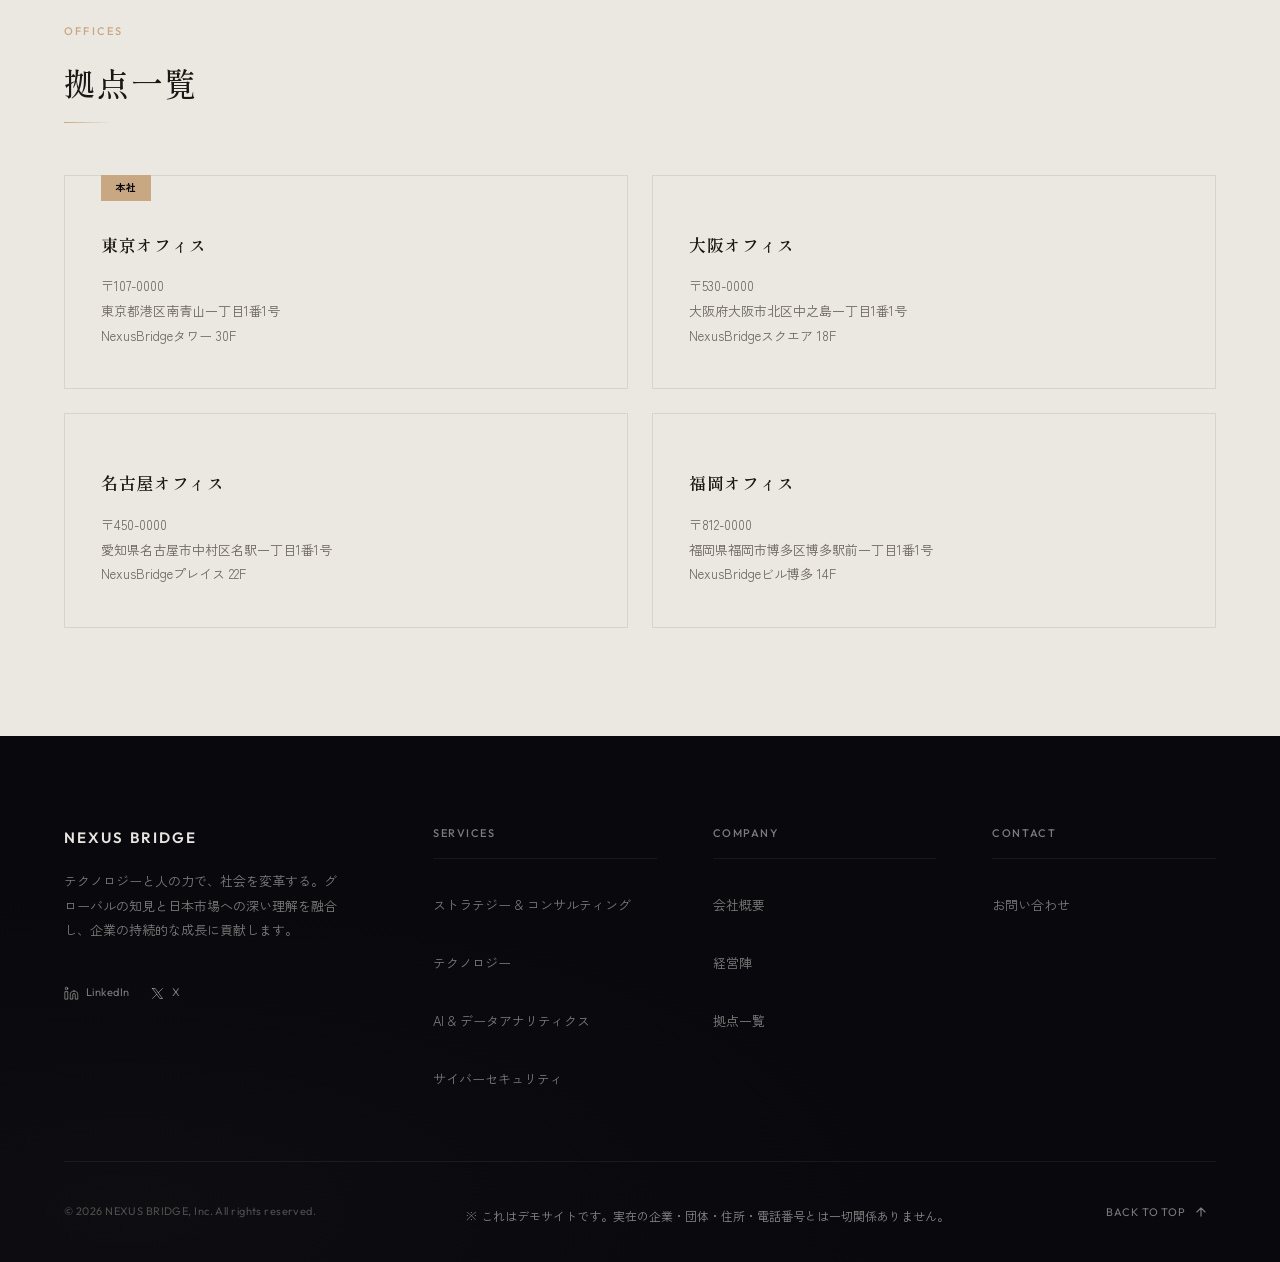
<file: contact.html>
<!DOCTYPE html>
<html lang="ja">
<head>
  <meta charset="UTF-8">
  <meta name="viewport" content="width=device-width, initial-scale=1.0">
  <title>お問い合わせ | NEXUS BRIDGE</title>
  <meta name="description" content="NEXUS BRIDGEへのお問い合わせはこちら。ご相談・ご質問をお気軽にお寄せください。">
  <!-- Open Graph -->
  <meta property="og:title" content="お問い合わせ | NEXUS BRIDGE">
  <meta property="og:description" content="DX、AI、セキュリティなど、貴社の課題に各領域の専門コンサルタントが直接ご対応いたします。">
  <meta property="og:type" content="website">
  <meta property="og:site_name" content="NEXUS BRIDGE">
  <meta property="og:url" content="https://tsumita2929.github.io/nexus-bridge-corporate/contact.html">
  <meta property="og:image" content="https://tsumita2929.github.io/nexus-bridge-corporate/images/ogp-contact.jpg">
  <meta property="og:image:width" content="1200">
  <meta property="og:image:height" content="630">
  <meta property="og:image:type" content="image/jpeg">
  <meta property="og:locale" content="ja_JP">
  <!-- Twitter Card -->
  <meta name="twitter:card" content="summary_large_image">
  <meta name="twitter:title" content="お問い合わせ | NEXUS BRIDGE">
  <meta name="twitter:description" content="DX、AI、セキュリティなど、貴社の課題に各領域の専門コンサルタントが直接ご対応いたします。">
  <meta name="twitter:image" content="https://tsumita2929.github.io/nexus-bridge-corporate/images/ogp-contact.jpg">
  <link rel="icon" type="image/svg+xml" href="favicon.svg">
  <link rel="preconnect" href="https://fonts.googleapis.com">
  <link rel="preconnect" href="https://fonts.gstatic.com" crossorigin>
  <link href="https://fonts.googleapis.com/css2?family=Cormorant:ital,wght@0,400;0,500;0,600;0,700;1,400;1,500&family=Outfit:wght@300;400;500;600;700&family=Shippori+Mincho:wght@400;500;600;700&family=Zen+Kaku+Gothic+New:wght@400;500;700&display=swap" rel="stylesheet">
  <link rel="stylesheet" href="style.css">
</head>
<body>

  <!-- ===== HEADER ===== -->
  <header class="header" role="banner">
    <div class="header__inner">
      <a href="index.html" class="header__logo" aria-label="NEXUS BRIDGE ホーム">
        <span class="header__logo-chevron">
          <svg viewBox="0 0 32 32" fill="none" aria-hidden="true">
            <path d="M8 8L20 16L8 24" stroke="#C8A882" stroke-width="2" stroke-linecap="round" stroke-linejoin="round"/>
            <path d="M16 8L28 16L16 24" stroke="#C8A882" stroke-width="2" stroke-linecap="round" stroke-linejoin="round" opacity="0.35"/>
          </svg>
        </span>
        NEXUS BRIDGE
      </a>
      <nav class="header__nav" id="mainNav" aria-label="メインナビゲーション">
        <a href="index.html" class="header__nav-link">ホーム</a>
        <a href="services.html" class="header__nav-link">サービス</a>
        <a href="about.html" class="header__nav-link">会社情報</a>
        <a href="contact.html" class="header__contact-btn">お問い合わせ</a>
      </nav>
      <button class="header__menu-btn" id="menuBtn" aria-label="メニューを開く" aria-expanded="false">
        <svg viewBox="0 0 24 24" fill="none" stroke="currentColor" stroke-width="1.5" stroke-linecap="round" aria-hidden="true">
          <line x1="3" y1="6" x2="21" y2="6"/>
          <line x1="3" y1="12" x2="21" y2="12"/>
          <line x1="3" y1="18" x2="21" y2="18"/>
        </svg>
      </button>
    </div>
  </header>

  <main>
    <!-- ===== PAGE HERO ===== -->
    <section class="page-hero" style="height: 360px;">
      <div class="page-hero__bg" style="background: var(--color-black);"></div>
      <div class="page-hero__overlay" style="background: linear-gradient(160deg, rgba(8,8,13,0.95) 0%, rgba(200,168,130,0.04) 100%);"></div>
      <div class="container">
        <div class="page-hero__content">
          <p class="page-hero__eyebrow">Get in Touch</p>
          <h1 class="page-hero__title">お問い合わせ</h1>
        </div>
      </div>
    </section>

    <!-- ===== CONTACT ===== -->
    <section class="contact-section">
      <div class="container">
        <div class="contact-section__inner">
          <div class="contact-section__info reveal--left">
            <p class="eyebrow">Contact Us</p>
            <h2 class="contact-section__title">お気軽にご相談ください</h2>
            <p class="contact-section__text">
              デジタルトランスフォーメーション、クラウド、AI活用、セキュリティなど、貴社の課題に対し各領域の専門コンサルタントが直接ご対応いたします。
            </p>
            <div class="contact-section__details">
              <div class="contact-detail">
                <div class="contact-detail__icon">
                  <svg width="18" height="18" viewBox="0 0 24 24" fill="none" stroke="currentColor" stroke-width="1.5" stroke-linecap="round" stroke-linejoin="round" aria-hidden="true">
                    <path d="M21 10c0 7-9 13-9 13s-9-6-9-13a9 9 0 0 1 18 0z"/>
                    <circle cx="12" cy="10" r="3"/>
                  </svg>
                </div>
                <div>
                  <div class="contact-detail__label">本社所在地</div>
                  <div class="contact-detail__value">東京都港区南青山一丁目1番1号</div>
                </div>
              </div>
              <div class="contact-detail">
                <div class="contact-detail__icon">
                  <svg width="18" height="18" viewBox="0 0 24 24" fill="none" stroke="currentColor" stroke-width="1.5" stroke-linecap="round" stroke-linejoin="round" aria-hidden="true">
                    <path d="M22 16.92v3a2 2 0 0 1-2.18 2 19.79 19.79 0 0 1-8.63-3.07 19.5 19.5 0 0 1-6-6 19.79 19.79 0 0 1-3.07-8.67A2 2 0 0 1 4.11 2h3a2 2 0 0 1 2 1.72 12.84 12.84 0 0 0 .7 2.81 2 2 0 0 1-.45 2.11L8.09 9.91a16 16 0 0 0 6 6l1.27-1.27a2 2 0 0 1 2.11-.45 12.84 12.84 0 0 0 2.81.7A2 2 0 0 1 22 16.92z"/>
                  </svg>
                </div>
                <div>
                  <div class="contact-detail__label">電話番号</div>
                  <div class="contact-detail__value">03-0000-0000</div>
                </div>
              </div>
              <div class="contact-detail">
                <div class="contact-detail__icon">
                  <svg width="18" height="18" viewBox="0 0 24 24" fill="none" stroke="currentColor" stroke-width="1.5" stroke-linecap="round" stroke-linejoin="round" aria-hidden="true">
                    <rect x="2" y="4" width="20" height="16" rx="2"/>
                    <path d="m22 7-8.97 5.7a1.94 1.94 0 0 1-2.06 0L2 7"/>
                  </svg>
                </div>
                <div>
                  <div class="contact-detail__label">メール</div>
                  <div class="contact-detail__value"><a href="mailto:contact@nexusbridge.co.jp" style="color: inherit; border-bottom: 1px solid var(--color-border); transition: border-color 0.3s;">contact@nexusbridge.co.jp</a></div>
                </div>
              </div>
              <div class="contact-detail">
                <div class="contact-detail__icon">
                  <svg width="18" height="18" viewBox="0 0 24 24" fill="none" stroke="currentColor" stroke-width="1.5" stroke-linecap="round" stroke-linejoin="round" aria-hidden="true">
                    <circle cx="12" cy="12" r="10"/>
                    <polyline points="12 6 12 12 16 14"/>
                  </svg>
                </div>
                <div>
                  <div class="contact-detail__label">営業時間</div>
                  <div class="contact-detail__value">平日 9:00 - 18:00</div>
                </div>
              </div>
            </div>
          </div>

          <div class="reveal--right">
            <form class="contact-form" onsubmit="return false;">
              <div class="contact-form__row">
                <div class="contact-form__group">
                  <label class="contact-form__label" for="lastName">
                    姓 <span class="contact-form__label-required">必須</span>
                  </label>
                  <input class="contact-form__input" type="text" id="lastName" name="lastName" required autocomplete="family-name">
                </div>
                <div class="contact-form__group">
                  <label class="contact-form__label" for="firstName">
                    名 <span class="contact-form__label-required">必須</span>
                  </label>
                  <input class="contact-form__input" type="text" id="firstName" name="firstName" required autocomplete="given-name">
                </div>
              </div>
              <div class="contact-form__group">
                <label class="contact-form__label" for="company">
                  会社名 <span class="contact-form__label-required">必須</span>
                </label>
                <input class="contact-form__input" type="text" id="company" name="company" required autocomplete="organization">
              </div>
              <div class="contact-form__group">
                <label class="contact-form__label" for="email">
                  メールアドレス <span class="contact-form__label-required">必須</span>
                </label>
                <input class="contact-form__input" type="email" id="email" name="email" required autocomplete="email">
              </div>
              <div class="contact-form__group">
                <label class="contact-form__label" for="phone">
                  電話番号
                </label>
                <input class="contact-form__input" type="tel" id="phone" name="phone" autocomplete="tel">
              </div>
              <div class="contact-form__group">
                <label class="contact-form__label" for="service">
                  ご関心のあるサービス
                </label>
                <select class="contact-form__select" id="service" name="service">
                  <option value="">選択してください</option>
                  <option value="strategy">ストラテジー &amp; コンサルティング</option>
                  <option value="technology">テクノロジー</option>
                  <option value="ai">AI &amp; データアナリティクス</option>
                  <option value="security">サイバーセキュリティ</option>
                  <option value="other">その他</option>
                </select>
              </div>
              <div class="contact-form__group">
                <label class="contact-form__label" for="message">
                  お問い合わせ内容 <span class="contact-form__label-required">必須</span>
                </label>
                <textarea class="contact-form__textarea" id="message" name="message" required placeholder="ご相談内容をご記入ください"></textarea>
              </div>
              <button type="submit" class="contact-form__submit">送信する</button>
              <p style="font-size: 0.6875rem; color: var(--color-text-tertiary); margin-top: 14px; text-align: center; letter-spacing: 0.02em;">
                ※ このフォームはデモ用です。実際の送信は行われません。
              </p>
            </form>
          </div>
        </div>
      </div>
    </section>

    <!-- ===== OFFICES ===== -->
    <section class="offices" style="background: var(--color-bg-alt);">
      <div class="container">
        <div class="offices__header reveal">
          <p class="eyebrow">Offices</p>
          <h2 class="section-title">拠点一覧</h2>
          <div class="accent-line" style="margin-top: 16px;"></div>
        </div>
        <div class="offices__grid">
          <div class="office-card reveal reveal--delay-1">
            <span class="office-card__badge">本社</span>
            <h3 class="office-card__name">東京オフィス</h3>
            <address class="office-card__address">
              〒107-0000<br>
              東京都港区南青山一丁目1番1号<br>
              NexusBridgeタワー 30F
            </address>
          </div>
          <div class="office-card reveal reveal--delay-2">
            <h3 class="office-card__name">大阪オフィス</h3>
            <address class="office-card__address">
              〒530-0000<br>
              大阪府大阪市北区中之島一丁目1番1号<br>
              NexusBridgeスクエア 18F
            </address>
          </div>
          <div class="office-card reveal reveal--delay-3">
            <h3 class="office-card__name">名古屋オフィス</h3>
            <address class="office-card__address">
              〒450-0000<br>
              愛知県名古屋市中村区名駅一丁目1番1号<br>
              NexusBridgeプレイス 22F
            </address>
          </div>
          <div class="office-card reveal reveal--delay-4">
            <h3 class="office-card__name">福岡オフィス</h3>
            <address class="office-card__address">
              〒812-0000<br>
              福岡県福岡市博多区博多駅前一丁目1番1号<br>
              NexusBridgeビル博多 14F
            </address>
          </div>
        </div>
      </div>
    </section>
  </main>

  <!-- ===== FOOTER ===== -->
  <footer class="footer" role="contentinfo">
    <div class="container">
      <div class="footer__inner">
        <div class="footer__main">
          <div class="footer__brand">
            <div class="footer__brand-name">NEXUS BRIDGE</div>
            <p class="footer__brand-desc">テクノロジーと人の力で、社会を変革する。グローバルの知見と日本市場への深い理解を融合し、企業の持続的な成長に貢献します。</p>
            <div class="footer__social">
              <a href="#" class="footer__social-link" aria-label="LinkedIn">
                <svg width="15" height="15" viewBox="0 0 24 24" fill="none" stroke="currentColor" stroke-width="1.5" stroke-linecap="round" stroke-linejoin="round" aria-hidden="true">
                  <path d="M16 8a6 6 0 0 1 6 6v7h-4v-7a2 2 0 0 0-2-2 2 2 0 0 0-2 2v7h-4v-7a6 6 0 0 1 6-6z"/>
                  <rect x="2" y="9" width="4" height="12"/>
                  <circle cx="4" cy="4" r="2"/>
                </svg>
                <span>LinkedIn</span>
              </a>
              <a href="#" class="footer__social-link" aria-label="X (Twitter)">
                <svg width="15" height="15" viewBox="0 0 24 24" fill="none" stroke="currentColor" stroke-width="1.5" stroke-linecap="round" stroke-linejoin="round" aria-hidden="true">
                  <path d="M4 4l11.733 16H20L8.267 4H4z"/>
                  <path d="M4 20l6.768-6.768M20 4l-6.768 6.768"/>
                </svg>
                <span>X</span>
              </a>
            </div>
          </div>
          <div class="footer__nav-group">
            <h3 class="footer__nav-title">Services</h3>
            <ul class="footer__nav-list">
              <li><a href="services.html" class="footer__nav-link">ストラテジー &amp; コンサルティング</a></li>
              <li><a href="services.html" class="footer__nav-link">テクノロジー</a></li>
              <li><a href="services.html" class="footer__nav-link">AI &amp; データアナリティクス</a></li>
              <li><a href="services.html" class="footer__nav-link">サイバーセキュリティ</a></li>
            </ul>
          </div>
          <div class="footer__nav-group">
            <h3 class="footer__nav-title">Company</h3>
            <ul class="footer__nav-list">
              <li><a href="about.html" class="footer__nav-link">会社概要</a></li>
              <li><a href="about.html#leadership" class="footer__nav-link">経営陣</a></li>
              <li><a href="about.html#offices" class="footer__nav-link">拠点一覧</a></li>
            </ul>
          </div>
          <div class="footer__nav-group">
            <h3 class="footer__nav-title">Contact</h3>
            <ul class="footer__nav-list">
              <li><a href="contact.html" class="footer__nav-link">お問い合わせ</a></li>
            </ul>
          </div>
        </div>
        <div class="footer__bottom">
          <p class="footer__copyright">&copy; 2026 NEXUS BRIDGE, Inc. All rights reserved.</p>
          <p class="footer__demo-notice" style="color: var(--color-text-muted, #888); font-size: 0.75rem; margin-top: 0.5rem;">※ これはデモサイトです。実在の企業・団体・住所・電話番号とは一切関係ありません。</p>
          <button class="footer__back-to-top" id="backToTop" aria-label="ページの先頭に戻る">
            Back to Top
            <svg width="14" height="14" viewBox="0 0 24 24" fill="none" stroke="currentColor" stroke-width="2" stroke-linecap="round" stroke-linejoin="round" aria-hidden="true">
              <path d="M12 19V5M5 12l7-7 7 7"/>
            </svg>
          </button>
        </div>
      </div>
    </div>
  </footer>

  <script src="main.js"></script>
</body>
</html>
</file>
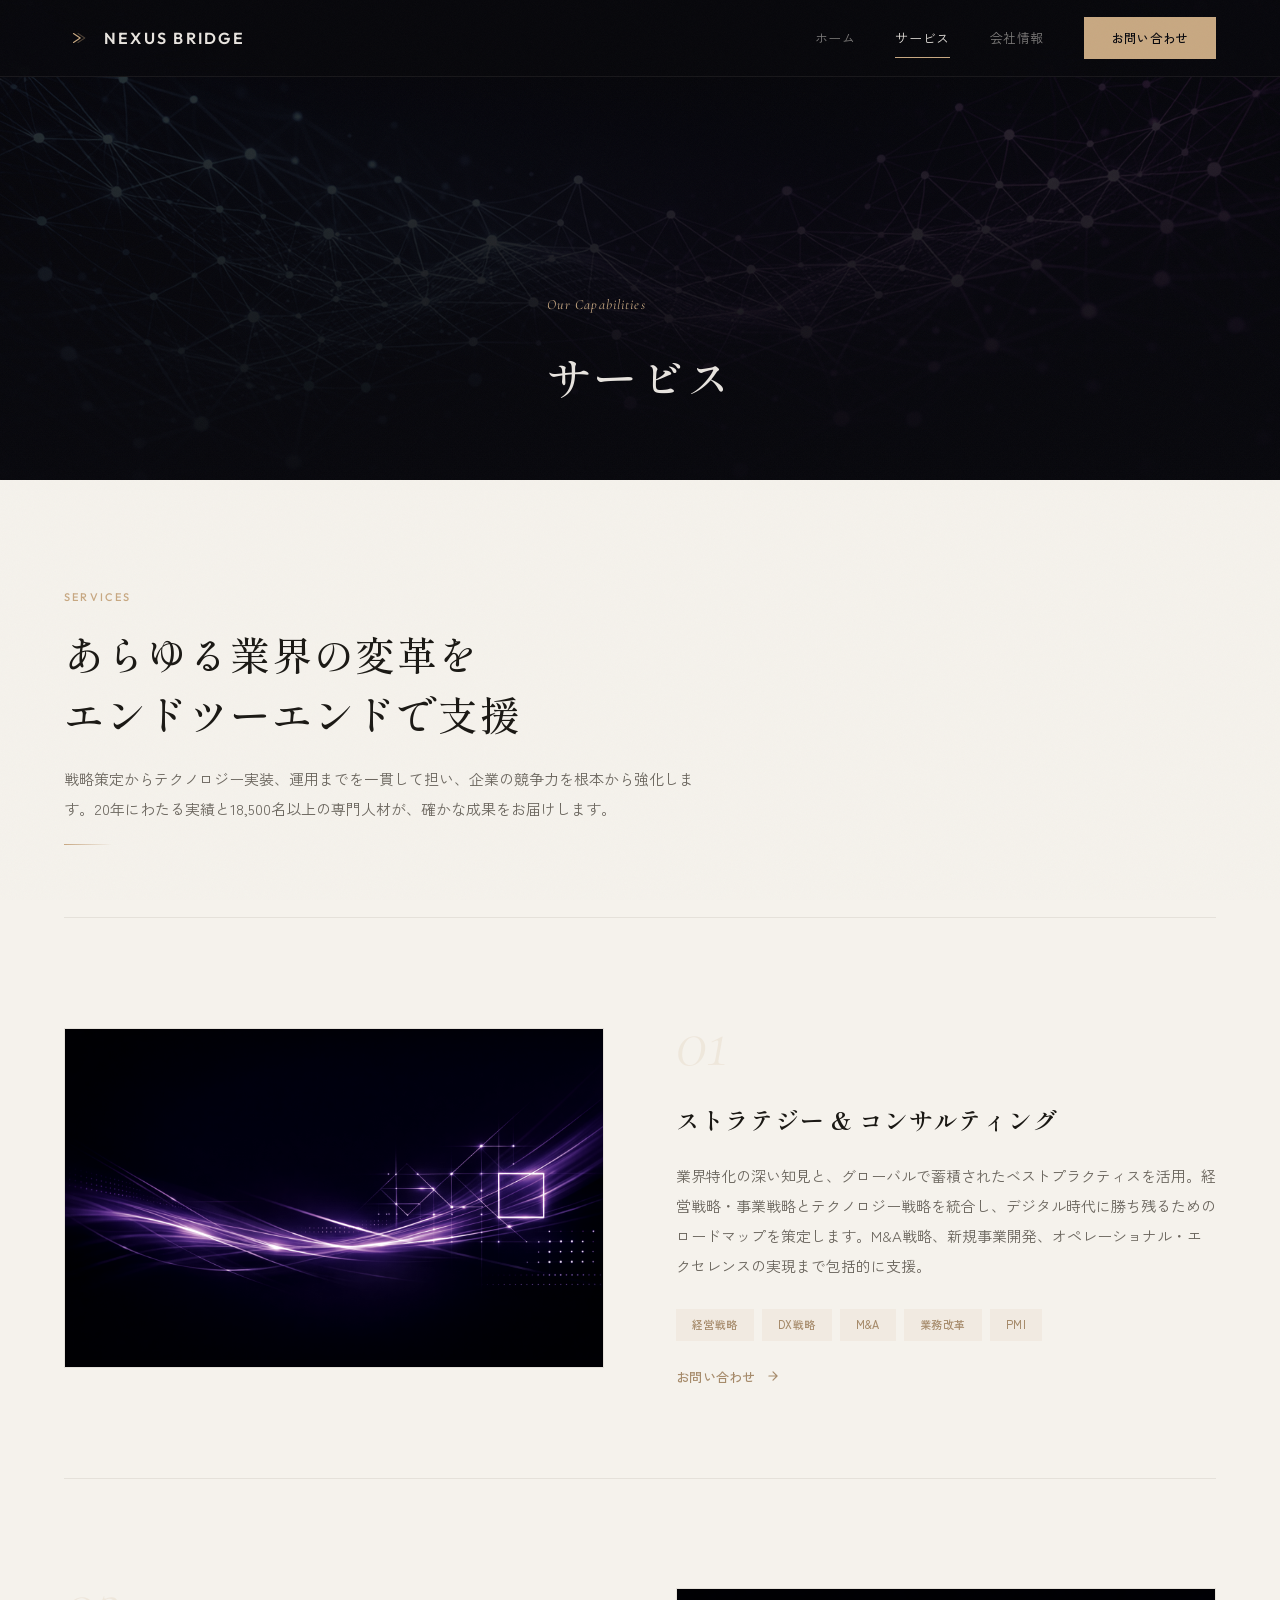
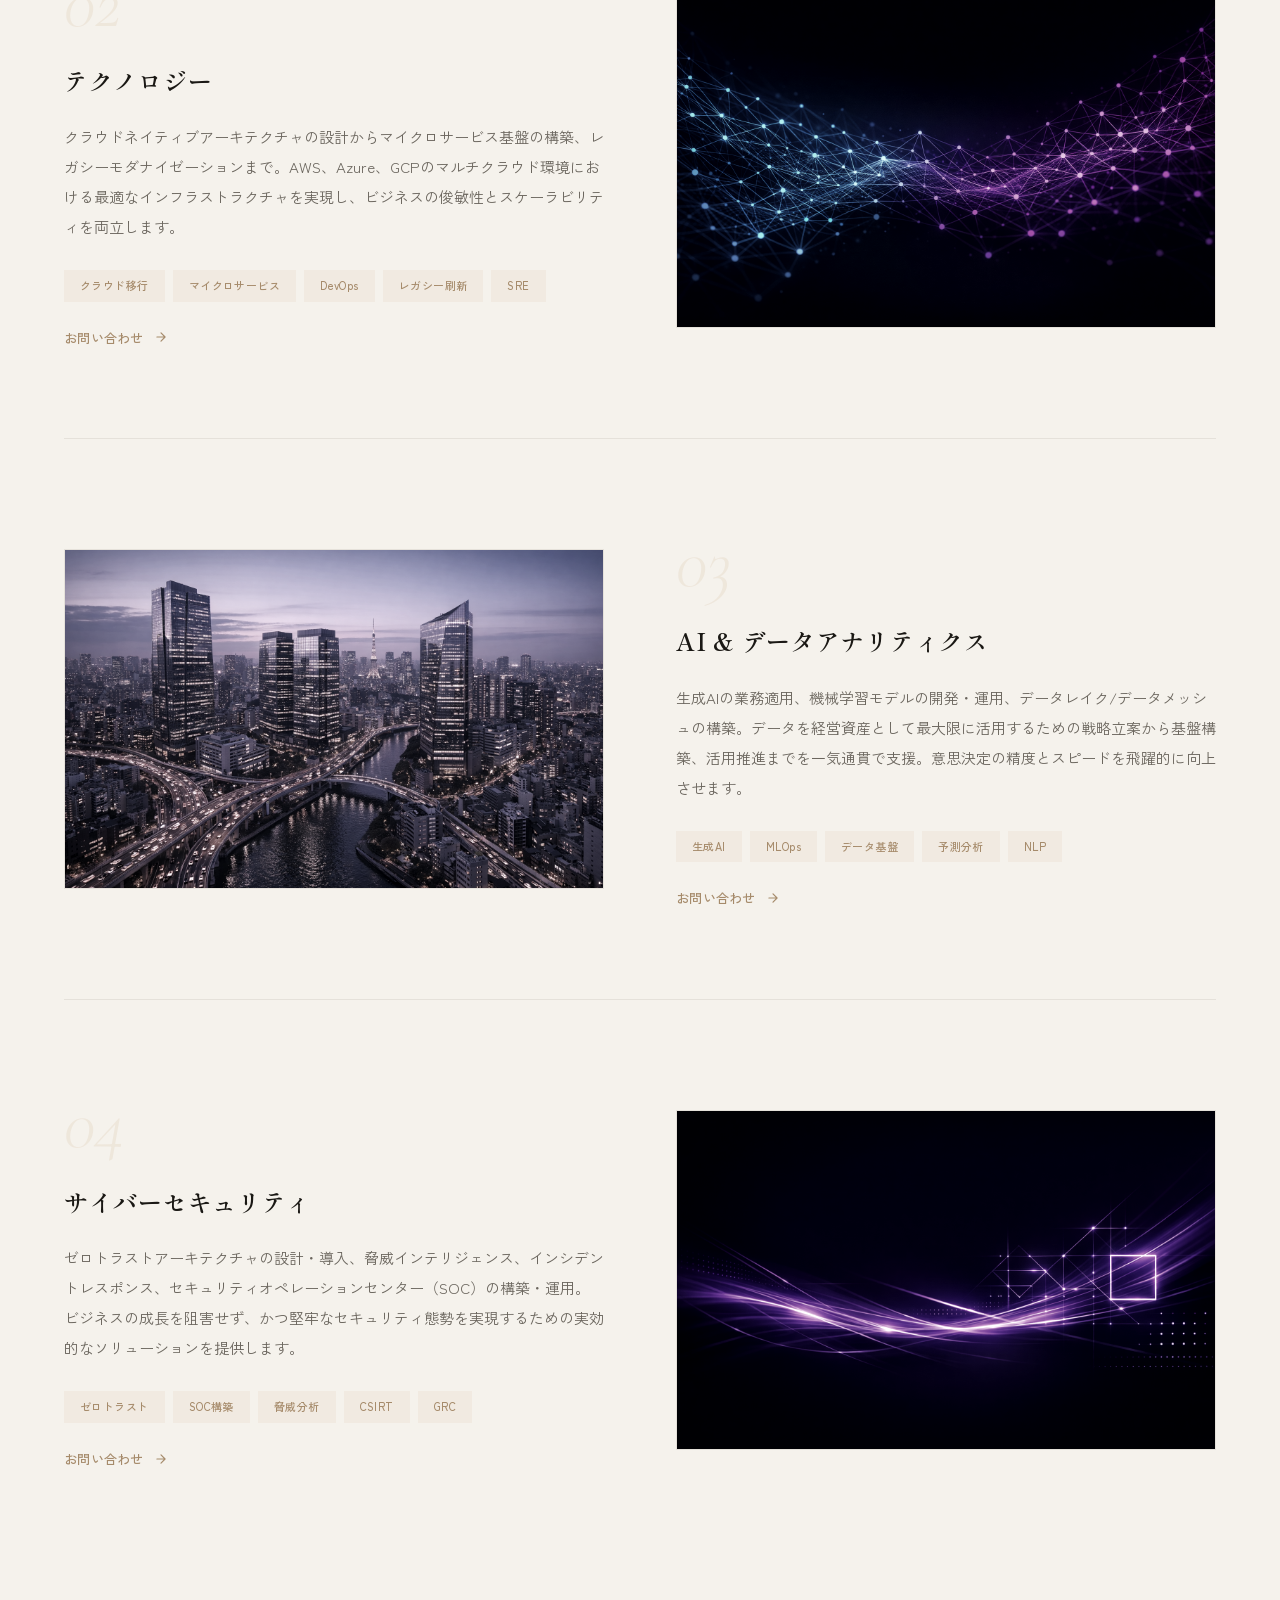
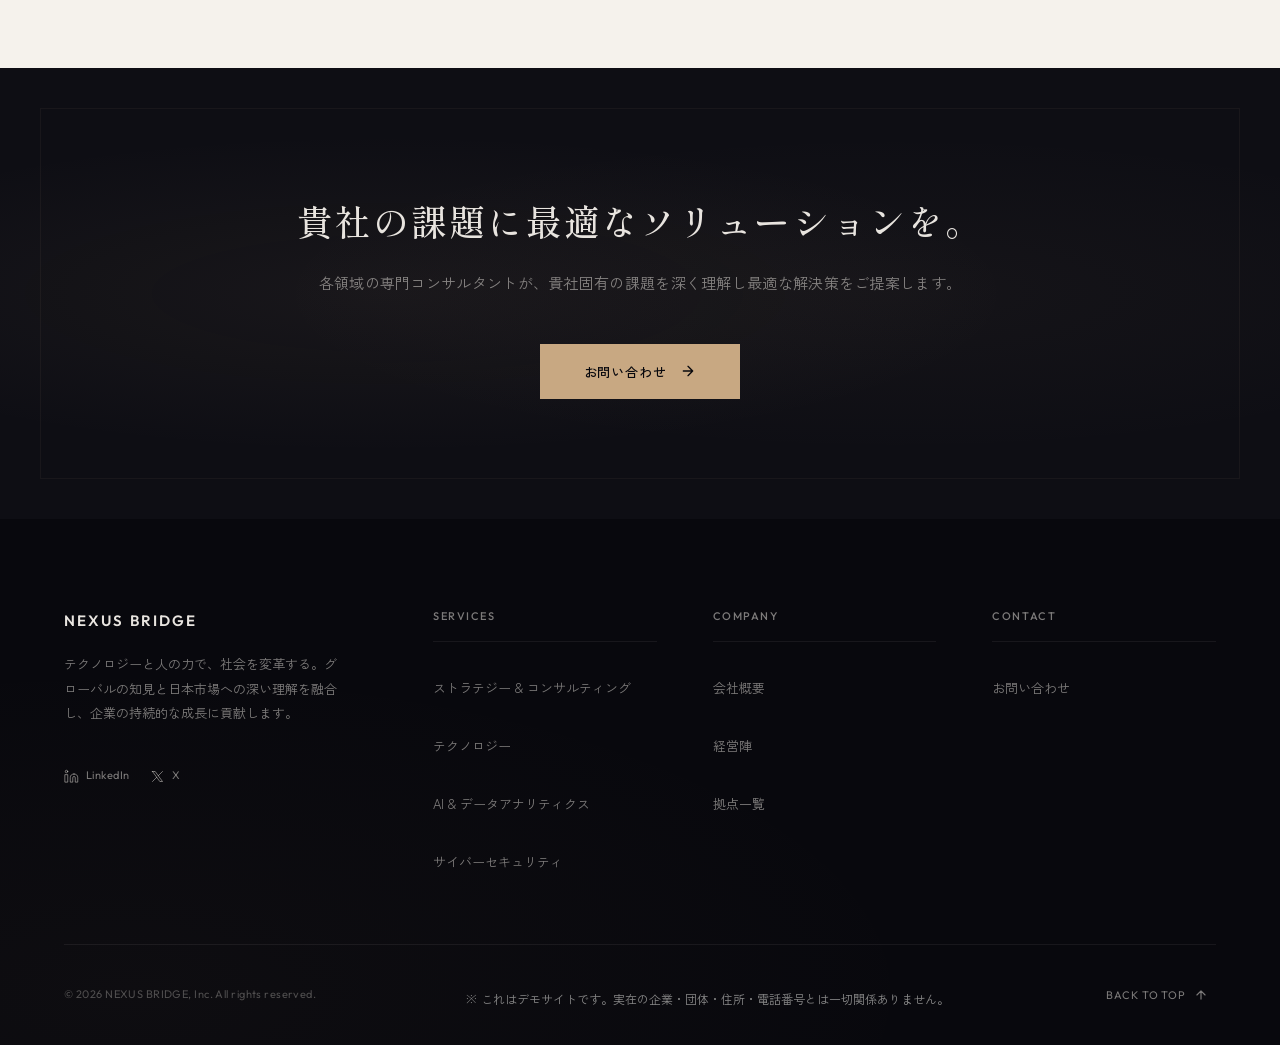
<file: services.html>
<!DOCTYPE html>
<html lang="ja">
<head>
  <meta charset="UTF-8">
  <meta name="viewport" content="width=device-width, initial-scale=1.0">
  <title>サービス | NEXUS BRIDGE</title>
  <meta name="description" content="NEXUS BRIDGEが提供するストラテジー、テクノロジー、AI、セキュリティの各サービスをご紹介します。">
  <!-- Open Graph -->
  <meta property="og:title" content="サービス | NEXUS BRIDGE">
  <meta property="og:description" content="ストラテジー、テクノロジー、AI、セキュリティの各領域でエンドツーエンドの変革支援を提供します。">
  <meta property="og:type" content="website">
  <meta property="og:site_name" content="NEXUS BRIDGE">
  <meta property="og:url" content="https://tsumita2929.github.io/nexus-bridge-corporate/services.html">
  <meta property="og:image" content="https://tsumita2929.github.io/nexus-bridge-corporate/images/ogp-services.jpg">
  <meta property="og:image:width" content="1200">
  <meta property="og:image:height" content="630">
  <meta property="og:image:type" content="image/jpeg">
  <meta property="og:locale" content="ja_JP">
  <!-- Twitter Card -->
  <meta name="twitter:card" content="summary_large_image">
  <meta name="twitter:title" content="サービス | NEXUS BRIDGE">
  <meta name="twitter:description" content="ストラテジー、テクノロジー、AI、セキュリティの各領域でエンドツーエンドの変革支援を提供します。">
  <meta name="twitter:image" content="https://tsumita2929.github.io/nexus-bridge-corporate/images/ogp-services.jpg">
  <link rel="icon" type="image/svg+xml" href="favicon.svg">
  <link rel="preconnect" href="https://fonts.googleapis.com">
  <link rel="preconnect" href="https://fonts.gstatic.com" crossorigin>
  <link href="https://fonts.googleapis.com/css2?family=Cormorant:ital,wght@0,400;0,500;0,600;0,700;1,400;1,500&family=Outfit:wght@300;400;500;600;700&family=Shippori+Mincho:wght@400;500;600;700&family=Zen+Kaku+Gothic+New:wght@400;500;700&display=swap" rel="stylesheet">
  <link rel="stylesheet" href="style.css">
</head>
<body>

  <!-- ===== HEADER ===== -->
  <header class="header" role="banner">
    <div class="header__inner">
      <a href="index.html" class="header__logo" aria-label="NEXUS BRIDGE ホーム">
        <span class="header__logo-chevron">
          <svg viewBox="0 0 32 32" fill="none" aria-hidden="true">
            <path d="M8 8L20 16L8 24" stroke="#C8A882" stroke-width="2" stroke-linecap="round" stroke-linejoin="round"/>
            <path d="M16 8L28 16L16 24" stroke="#C8A882" stroke-width="2" stroke-linecap="round" stroke-linejoin="round" opacity="0.35"/>
          </svg>
        </span>
        NEXUS BRIDGE
      </a>
      <nav class="header__nav" id="mainNav" aria-label="メインナビゲーション">
        <a href="index.html" class="header__nav-link">ホーム</a>
        <a href="services.html" class="header__nav-link header__nav-link--active">サービス</a>
        <a href="about.html" class="header__nav-link">会社情報</a>
        <a href="contact.html" class="header__contact-btn">お問い合わせ</a>
      </nav>
      <button class="header__menu-btn" id="menuBtn" aria-label="メニューを開く" aria-expanded="false">
        <svg viewBox="0 0 24 24" fill="none" stroke="currentColor" stroke-width="1.5" stroke-linecap="round" aria-hidden="true">
          <line x1="3" y1="6" x2="21" y2="6"/>
          <line x1="3" y1="12" x2="21" y2="12"/>
          <line x1="3" y1="18" x2="21" y2="18"/>
        </svg>
      </button>
    </div>
  </header>

  <main>
    <!-- ===== PAGE HERO ===== -->
    <section class="page-hero">
      <div class="page-hero__bg">
        <img src="images/services-hero.png" alt="" loading="eager">
      </div>
      <div class="page-hero__overlay"></div>
      <div class="container">
        <div class="page-hero__content">
          <p class="page-hero__eyebrow">Our Capabilities</p>
          <h1 class="page-hero__title">サービス</h1>
        </div>
      </div>
    </section>

    <!-- ===== SERVICES DETAIL ===== -->
    <section class="services-detail">
      <div class="container">
        <div class="services-detail__header reveal">
          <p class="eyebrow">Services</p>
          <h2 class="section-title section-title--large">あらゆる業界の変革を<br>エンドツーエンドで支援</h2>
          <p class="section-lead">
            戦略策定からテクノロジー実装、運用までを一貫して担い、企業の競争力を根本から強化します。20年にわたる実績と18,500名以上の専門人材が、確かな成果をお届けします。
          </p>
          <div class="accent-line" style="margin-top: 20px;"></div>
        </div>

        <!-- Service 1 -->
        <div class="service-detail-card reveal">
          <div class="service-detail-card__content">
            <div class="service-detail-card__number">01</div>
            <h3 class="service-detail-card__title">ストラテジー &amp; コンサルティング</h3>
            <p class="service-detail-card__text">
              業界特化の深い知見と、グローバルで蓄積されたベストプラクティスを活用。経営戦略・事業戦略とテクノロジー戦略を統合し、デジタル時代に勝ち残るためのロードマップを策定します。M&A戦略、新規事業開発、オペレーショナル・エクセレンスの実現まで包括的に支援。
            </p>
            <div class="service-detail-card__tags">
              <span class="service-detail-card__tag">経営戦略</span>
              <span class="service-detail-card__tag">DX戦略</span>
              <span class="service-detail-card__tag">M&amp;A</span>
              <span class="service-detail-card__tag">業務改革</span>
              <span class="service-detail-card__tag">PMI</span>
            </div>
            <a href="contact.html" class="service-card__link" style="margin-top: 24px;">
              お問い合わせ
              <svg width="14" height="14" viewBox="0 0 24 24" fill="none" stroke="currentColor" stroke-width="2" stroke-linecap="round" stroke-linejoin="round" aria-hidden="true">
                <path d="M5 12h14M12 5l7 7-7 7"/>
              </svg>
            </a>
          </div>
          <div class="service-detail-card__visual">
            <img src="images/hero.png" alt="ストラテジーサービスのイメージ" loading="lazy">
          </div>
        </div>

        <!-- Service 2 -->
        <div class="service-detail-card reveal--left">
          <div class="service-detail-card__content">
            <div class="service-detail-card__number">02</div>
            <h3 class="service-detail-card__title">テクノロジー</h3>
            <p class="service-detail-card__text">
              クラウドネイティブアーキテクチャの設計からマイクロサービス基盤の構築、レガシーモダナイゼーションまで。AWS、Azure、GCPのマルチクラウド環境における最適なインフラストラクチャを実現し、ビジネスの俊敏性とスケーラビリティを両立します。
            </p>
            <div class="service-detail-card__tags">
              <span class="service-detail-card__tag">クラウド移行</span>
              <span class="service-detail-card__tag">マイクロサービス</span>
              <span class="service-detail-card__tag">DevOps</span>
              <span class="service-detail-card__tag">レガシー刷新</span>
              <span class="service-detail-card__tag">SRE</span>
            </div>
            <a href="contact.html" class="service-card__link" style="margin-top: 24px;">
              お問い合わせ
              <svg width="14" height="14" viewBox="0 0 24 24" fill="none" stroke="currentColor" stroke-width="2" stroke-linecap="round" stroke-linejoin="round" aria-hidden="true">
                <path d="M5 12h14M12 5l7 7-7 7"/>
              </svg>
            </a>
          </div>
          <div class="service-detail-card__visual">
            <img src="images/services-hero.png" alt="テクノロジーサービスのイメージ" loading="lazy">
          </div>
        </div>

        <!-- Service 3 -->
        <div class="service-detail-card reveal--right">
          <div class="service-detail-card__content">
            <div class="service-detail-card__number">03</div>
            <h3 class="service-detail-card__title">AI &amp; データアナリティクス</h3>
            <p class="service-detail-card__text">
              生成AIの業務適用、機械学習モデルの開発・運用、データレイク/データメッシュの構築。データを経営資産として最大限に活用するための戦略立案から基盤構築、活用推進までを一気通貫で支援。意思決定の精度とスピードを飛躍的に向上させます。
            </p>
            <div class="service-detail-card__tags">
              <span class="service-detail-card__tag">生成AI</span>
              <span class="service-detail-card__tag">MLOps</span>
              <span class="service-detail-card__tag">データ基盤</span>
              <span class="service-detail-card__tag">予測分析</span>
              <span class="service-detail-card__tag">NLP</span>
            </div>
            <a href="contact.html" class="service-card__link" style="margin-top: 24px;">
              お問い合わせ
              <svg width="14" height="14" viewBox="0 0 24 24" fill="none" stroke="currentColor" stroke-width="2" stroke-linecap="round" stroke-linejoin="round" aria-hidden="true">
                <path d="M5 12h14M12 5l7 7-7 7"/>
              </svg>
            </a>
          </div>
          <div class="service-detail-card__visual">
            <img src="images/about-hero.png" alt="AIサービスのイメージ" loading="lazy">
          </div>
        </div>

        <!-- Service 4 -->
        <div class="service-detail-card reveal--scale">
          <div class="service-detail-card__content">
            <div class="service-detail-card__number">04</div>
            <h3 class="service-detail-card__title">サイバーセキュリティ</h3>
            <p class="service-detail-card__text">
              ゼロトラストアーキテクチャの設計・導入、脅威インテリジェンス、インシデントレスポンス、セキュリティオペレーションセンター（SOC）の構築・運用。ビジネスの成長を阻害せず、かつ堅牢なセキュリティ態勢を実現するための実効的なソリューションを提供します。
            </p>
            <div class="service-detail-card__tags">
              <span class="service-detail-card__tag">ゼロトラスト</span>
              <span class="service-detail-card__tag">SOC構築</span>
              <span class="service-detail-card__tag">脅威分析</span>
              <span class="service-detail-card__tag">CSIRT</span>
              <span class="service-detail-card__tag">GRC</span>
            </div>
            <a href="contact.html" class="service-card__link" style="margin-top: 24px;">
              お問い合わせ
              <svg width="14" height="14" viewBox="0 0 24 24" fill="none" stroke="currentColor" stroke-width="2" stroke-linecap="round" stroke-linejoin="round" aria-hidden="true">
                <path d="M5 12h14M12 5l7 7-7 7"/>
              </svg>
            </a>
          </div>
          <div class="service-detail-card__visual">
            <img src="images/hero.png" alt="セキュリティサービスのイメージ" loading="lazy">
          </div>
        </div>

      </div>
    </section>

    <!-- ===== CTA ===== -->
    <section class="cta-banner">
      <div class="container">
        <div class="cta-banner__inner reveal">
          <h2 class="cta-banner__title">貴社の課題に最適なソリューションを。</h2>
          <p class="cta-banner__text">各領域の専門コンサルタントが、貴社固有の課題を深く理解し最適な解決策をご提案します。</p>
          <a href="contact.html" class="cta-banner__btn">
            お問い合わせ
            <svg class="cta-banner__btn-arrow" width="16" height="16" viewBox="0 0 24 24" fill="none" stroke="currentColor" stroke-width="2" stroke-linecap="round" stroke-linejoin="round" aria-hidden="true">
              <path d="M5 12h14M12 5l7 7-7 7"/>
            </svg>
          </a>
        </div>
      </div>
    </section>
  </main>

  <!-- ===== FOOTER ===== -->
  <footer class="footer" role="contentinfo">
    <div class="container">
      <div class="footer__inner">
        <div class="footer__main">
          <div class="footer__brand">
            <div class="footer__brand-name">NEXUS BRIDGE</div>
            <p class="footer__brand-desc">テクノロジーと人の力で、社会を変革する。グローバルの知見と日本市場への深い理解を融合し、企業の持続的な成長に貢献します。</p>
            <div class="footer__social">
              <a href="#" class="footer__social-link" aria-label="LinkedIn">
                <svg width="15" height="15" viewBox="0 0 24 24" fill="none" stroke="currentColor" stroke-width="1.5" stroke-linecap="round" stroke-linejoin="round" aria-hidden="true">
                  <path d="M16 8a6 6 0 0 1 6 6v7h-4v-7a2 2 0 0 0-2-2 2 2 0 0 0-2 2v7h-4v-7a6 6 0 0 1 6-6z"/>
                  <rect x="2" y="9" width="4" height="12"/>
                  <circle cx="4" cy="4" r="2"/>
                </svg>
                <span>LinkedIn</span>
              </a>
              <a href="#" class="footer__social-link" aria-label="X (Twitter)">
                <svg width="15" height="15" viewBox="0 0 24 24" fill="none" stroke="currentColor" stroke-width="1.5" stroke-linecap="round" stroke-linejoin="round" aria-hidden="true">
                  <path d="M4 4l11.733 16H20L8.267 4H4z"/>
                  <path d="M4 20l6.768-6.768M20 4l-6.768 6.768"/>
                </svg>
                <span>X</span>
              </a>
            </div>
          </div>
          <div class="footer__nav-group">
            <h3 class="footer__nav-title">Services</h3>
            <ul class="footer__nav-list">
              <li><a href="services.html" class="footer__nav-link">ストラテジー &amp; コンサルティング</a></li>
              <li><a href="services.html" class="footer__nav-link">テクノロジー</a></li>
              <li><a href="services.html" class="footer__nav-link">AI &amp; データアナリティクス</a></li>
              <li><a href="services.html" class="footer__nav-link">サイバーセキュリティ</a></li>
            </ul>
          </div>
          <div class="footer__nav-group">
            <h3 class="footer__nav-title">Company</h3>
            <ul class="footer__nav-list">
              <li><a href="about.html" class="footer__nav-link">会社概要</a></li>
              <li><a href="about.html#leadership" class="footer__nav-link">経営陣</a></li>
              <li><a href="about.html#offices" class="footer__nav-link">拠点一覧</a></li>
            </ul>
          </div>
          <div class="footer__nav-group">
            <h3 class="footer__nav-title">Contact</h3>
            <ul class="footer__nav-list">
              <li><a href="contact.html" class="footer__nav-link">お問い合わせ</a></li>
            </ul>
          </div>
        </div>
        <div class="footer__bottom">
          <p class="footer__copyright">&copy; 2026 NEXUS BRIDGE, Inc. All rights reserved.</p>
          <p class="footer__demo-notice" style="color: var(--color-text-muted, #888); font-size: 0.75rem; margin-top: 0.5rem;">※ これはデモサイトです。実在の企業・団体・住所・電話番号とは一切関係ありません。</p>
          <button class="footer__back-to-top" id="backToTop" aria-label="ページの先頭に戻る">
            Back to Top
            <svg width="14" height="14" viewBox="0 0 24 24" fill="none" stroke="currentColor" stroke-width="2" stroke-linecap="round" stroke-linejoin="round" aria-hidden="true">
              <path d="M12 19V5M5 12l7-7 7 7"/>
            </svg>
          </button>
        </div>
      </div>
    </div>
  </footer>

  <script src="main.js"></script>
</body>
</html>
</file>
<file: style.css>
/* ========================================
   NEXUS BRIDGE — Dark Atelier Design System
   Warm champagne gold / deep noir / editorial serif
   ======================================== */

/* --- Reset & Base --- */
*, *::before, *::after {
  margin: 0;
  padding: 0;
  box-sizing: border-box;
}

:root {
  /* Brand — Warm Champagne Gold */
  --color-accent: #C8A882;
  --color-accent-dark: #A68B6B;
  --color-accent-light: #DEC5A8;
  --color-accent-subtle: rgba(200, 168, 130, 0.08);
  --color-accent-glow: rgba(200, 168, 130, 0.12);

  /* Dark Palette */
  --color-black: #08080D;
  --color-dark: #0E0E14;
  --color-dark-card: #14141B;
  --color-dark-elevated: #1A1A22;

  /* Light Palette */
  --color-bg: #F5F2EC;
  --color-bg-alt: #EBE8E1;
  --color-bg-card: #FDFCFA;

  /* Text — On Dark */
  --text-on-dark: #E8E4DF;
  --text-on-dark-secondary: rgba(232, 228, 223, 0.52);
  --text-on-dark-tertiary: rgba(232, 228, 223, 0.3);

  /* Text — On Light */
  --color-text: #1A1814;
  --color-text-secondary: #6B665E;
  --color-text-tertiary: #9B968E;

  /* Borders */
  --color-border: #D8D3CB;
  --color-border-light: #E5E1DA;
  --color-border-dark: rgba(232, 228, 223, 0.07);

  /* Typography */
  --font-display: 'Cormorant', 'Shippori Mincho', Georgia, serif;
  --font-display-jp: 'Shippori Mincho', 'Cormorant', Georgia, serif;
  --font-sans: 'Zen Kaku Gothic New', 'Outfit', sans-serif;
  --font-en: 'Outfit', 'Zen Kaku Gothic New', sans-serif;

  /* Layout */
  --container: 1200px;
  --gutter: 24px;

  /* Easing */
  --ease-out: cubic-bezier(0.22, 1, 0.36, 1);
  --ease-out-expo: cubic-bezier(0.16, 1, 0.3, 1);
  --ease-smooth: cubic-bezier(0.4, 0, 0.2, 1);
}

html {
  font-size: 16px;
  scroll-behavior: smooth;
  -webkit-font-smoothing: antialiased;
  -moz-osx-font-smoothing: grayscale;
}

body {
  font-family: var(--font-sans);
  color: var(--color-text);
  background: var(--color-bg);
  line-height: 1.8;
  overflow-x: hidden;
}

/* --- Film Grain Overlay --- */
body::after {
  content: '';
  position: fixed;
  inset: 0;
  z-index: 10000;
  pointer-events: none;
  opacity: 0.028;
  background-image: url("data:image/svg+xml,%3Csvg viewBox='0 0 512 512' xmlns='http://www.w3.org/2000/svg'%3E%3Cfilter id='n'%3E%3CfeTurbulence type='fractalNoise' baseFrequency='0.65' numOctaves='4' stitchTiles='stitch'/%3E%3C/filter%3E%3Crect width='100%25' height='100%25' filter='url(%23n)'/%3E%3C/svg%3E");
  background-size: 256px 256px;
}

img {
  max-width: 100%;
  height: auto;
  display: block;
}

a {
  color: inherit;
  text-decoration: none;
}

ul, ol {
  list-style: none;
}

/* --- Container --- */
.container {
  max-width: var(--container);
  margin: 0 auto;
  padding: 0 var(--gutter);
}

/* --- Shared Typography --- */
.eyebrow {
  font-family: var(--font-en);
  font-size: 0.6875rem;
  font-weight: 500;
  letter-spacing: 0.2em;
  text-transform: uppercase;
  color: var(--color-accent);
}

.eyebrow--light {
  color: var(--color-accent-light);
}

.section-title {
  font-family: var(--font-display-jp);
  font-size: 2rem;
  font-weight: 500;
  line-height: 1.5;
  letter-spacing: 0.04em;
}

.section-title--large {
  font-size: 2.5rem;
}

.section-lead {
  font-size: 0.9375rem;
  color: var(--color-text-secondary);
  line-height: 2;
  max-width: 640px;
}

/* --- Accent Line (gold) --- */
.accent-line {
  width: 48px;
  height: 1px;
  background: linear-gradient(90deg, var(--color-accent), transparent);
}

/* ========================================
   HEADER
   ======================================== */
.header {
  position: fixed;
  top: 0;
  left: 0;
  right: 0;
  z-index: 1000;
  background: rgba(8, 8, 13, 0.92);
  backdrop-filter: blur(20px) saturate(1.2);
  -webkit-backdrop-filter: blur(20px) saturate(1.2);
  border-bottom: 1px solid var(--color-border-dark);
  transition: background 0.5s var(--ease-smooth);
}

.header__inner {
  display: flex;
  align-items: center;
  justify-content: space-between;
  height: 76px;
  max-width: var(--container);
  margin: 0 auto;
  padding: 0 var(--gutter);
}

.header__logo {
  display: flex;
  align-items: center;
  gap: 12px;
  font-family: var(--font-en);
  font-weight: 600;
  font-size: 1rem;
  color: var(--text-on-dark);
  letter-spacing: 0.14em;
  text-transform: uppercase;
}

.header__logo-chevron {
  display: inline-flex;
  align-items: center;
  justify-content: center;
  width: 28px;
  height: 28px;
}

.header__logo-chevron svg {
  width: 18px;
  height: 18px;
}

.header__nav {
  display: flex;
  align-items: center;
  gap: 40px;
}

.header__nav-link {
  font-family: var(--font-sans);
  font-size: 0.8125rem;
  font-weight: 400;
  color: var(--text-on-dark-secondary);
  position: relative;
  padding: 8px 0;
  letter-spacing: 0.04em;
  transition: color 0.4s var(--ease-smooth);
}

.header__nav-link::after {
  content: '';
  position: absolute;
  bottom: 0;
  left: 0;
  width: 0;
  height: 1px;
  background: var(--color-accent);
  transition: width 0.5s var(--ease-out);
}

.header__nav-link:hover,
.header__nav-link--active {
  color: var(--text-on-dark);
}

.header__nav-link:hover::after,
.header__nav-link--active::after {
  width: 100%;
}

.header__nav-link:focus-visible {
  outline: 1px solid var(--color-accent);
  outline-offset: 6px;
}

.header__contact-btn {
  font-family: var(--font-sans);
  font-size: 0.75rem;
  font-weight: 500;
  color: var(--color-black);
  background: var(--color-accent);
  padding: 10px 28px;
  letter-spacing: 0.06em;
  transition: background 0.3s var(--ease-smooth), transform 0.15s ease-out;
}

.header__contact-btn:hover {
  background: var(--color-accent-light);
}

.header__contact-btn:active {
  transform: scale(0.97);
}

.header__contact-btn:focus-visible {
  outline: 1px solid var(--color-accent-light);
  outline-offset: 4px;
}

/* Mobile Menu Button */
.header__menu-btn {
  display: none;
  background: none;
  border: none;
  cursor: pointer;
  padding: 8px;
  color: var(--text-on-dark);
}

.header__menu-btn svg {
  width: 22px;
  height: 22px;
}

/* ========================================
   HERO
   ======================================== */
.hero {
  position: relative;
  min-height: 100vh;
  display: flex;
  align-items: center;
  background: var(--color-black);
  overflow: hidden;
}

.hero__bg {
  position: absolute;
  inset: 0;
  z-index: 1;
}

.hero__bg img {
  width: 100%;
  height: 100%;
  object-fit: cover;
  opacity: 0.35;
  filter: saturate(0.3) contrast(1.1);
}

.hero__overlay {
  position: absolute;
  inset: 0;
  z-index: 2;
  background:
    linear-gradient(160deg, rgba(8, 8, 13, 0.92) 0%, rgba(8, 8, 13, 0.5) 50%, rgba(200, 168, 130, 0.04) 100%);
}

/* Hero diagonal grid lines */
.hero::before {
  content: '';
  position: absolute;
  inset: 0;
  z-index: 2;
  background-image:
    linear-gradient(45deg, rgba(200, 168, 130, 0.02) 1px, transparent 1px),
    linear-gradient(-45deg, rgba(200, 168, 130, 0.02) 1px, transparent 1px);
  background-size: 80px 80px;
  pointer-events: none;
}

.hero__content {
  position: relative;
  z-index: 3;
  max-width: var(--container);
  margin: 0 auto;
  padding: 0 var(--gutter);
  padding-top: 140px;
}

.hero__eyebrow {
  font-family: var(--font-display);
  font-size: 0.9375rem;
  font-weight: 400;
  font-style: italic;
  letter-spacing: 0.08em;
  color: var(--color-accent);
  margin-bottom: 32px;
  opacity: 0;
  animation: heroFadeUp 1s var(--ease-out) 0.3s forwards;
}

.hero__title {
  font-family: var(--font-display-jp);
  font-size: 3.75rem;
  font-weight: 500;
  line-height: 1.35;
  color: var(--text-on-dark);
  letter-spacing: 0.06em;
  max-width: 740px;
  margin-bottom: 20px;
  opacity: 0;
  animation: heroFadeUp 1.2s var(--ease-out) 0.5s forwards;
}

.hero__title-accent {
  color: var(--color-accent);
  display: inline-block;
}

/* Gold line under title */
.hero__title::after {
  content: '';
  display: block;
  width: 64px;
  height: 1px;
  background: linear-gradient(90deg, var(--color-accent), transparent);
  margin-top: 28px;
}

.hero__subtitle {
  font-family: var(--font-sans);
  font-size: 1rem;
  font-weight: 400;
  line-height: 2;
  color: var(--text-on-dark-secondary);
  max-width: 520px;
  margin-bottom: 56px;
  opacity: 0;
  animation: heroFadeUp 1.2s var(--ease-out) 0.7s forwards;
}

.hero__cta {
  display: inline-flex;
  align-items: center;
  gap: 14px;
  font-family: var(--font-sans);
  font-size: 0.8125rem;
  font-weight: 500;
  color: var(--color-black);
  background: var(--color-accent);
  padding: 16px 40px;
  letter-spacing: 0.06em;
  transition: background 0.3s var(--ease-smooth), transform 0.15s ease-out, box-shadow 0.3s var(--ease-smooth);
  opacity: 0;
  animation: heroFadeUp 1.2s var(--ease-out) 0.9s forwards;
}

.hero__cta:hover {
  background: var(--color-accent-light);
  box-shadow: 0 8px 32px rgba(200, 168, 130, 0.2);
}

.hero__cta:active {
  transform: scale(0.97);
}

.hero__cta:focus-visible {
  outline: 1px solid var(--color-accent-light);
  outline-offset: 4px;
}

.hero__cta-arrow {
  transition: transform 0.4s var(--ease-out);
}

.hero__cta:hover .hero__cta-arrow {
  transform: translateX(5px);
}

@keyframes heroFadeUp {
  from {
    opacity: 0;
    transform: translateY(20px);
  }
  to {
    opacity: 1;
    transform: translateY(0);
  }
}

.hero__scroll-indicator {
  position: absolute;
  bottom: 48px;
  left: 50%;
  transform: translateX(-50%);
  z-index: 3;
  display: flex;
  flex-direction: column;
  align-items: center;
  gap: 12px;
  color: var(--text-on-dark-tertiary);
  font-size: 0.625rem;
  font-family: var(--font-en);
  letter-spacing: 0.18em;
  text-transform: uppercase;
}

.hero__scroll-line {
  width: 1px;
  height: 52px;
  background: linear-gradient(to bottom, var(--color-accent), transparent);
  animation: scrollPulse 2.8s cubic-bezier(0.43, 0.13, 0.23, 0.96) infinite;
}

@keyframes scrollPulse {
  0%, 100% { opacity: 0.1; }
  50% { opacity: 0.8; }
}

/* ========================================
   STATS
   ======================================== */
.stats {
  background: var(--color-black);
  padding: 88px 0;
  border-top: 1px solid var(--color-border-dark);
  position: relative;
}

.stats::before {
  content: '';
  position: absolute;
  inset: 0;
  background: radial-gradient(ellipse at 50% 0%, rgba(200, 168, 130, 0.03) 0%, transparent 60%);
  pointer-events: none;
}

.stats__grid {
  display: grid;
  grid-template-columns: repeat(4, 1fr);
  gap: 48px;
  position: relative;
}

.stats__item {
  text-align: center;
  position: relative;
}

.stats__item:not(:last-child)::after {
  content: '';
  position: absolute;
  right: -24px;
  top: 50%;
  transform: translateY(-50%);
  width: 1px;
  height: 48px;
  background: linear-gradient(to bottom, transparent, var(--color-border-dark), transparent);
}

.stats__number {
  font-family: var(--font-display);
  font-size: 3.5rem;
  font-weight: 400;
  color: var(--text-on-dark);
  line-height: 1;
  margin-bottom: 12px;
  letter-spacing: -0.02em;
}

.stats__number-accent {
  color: var(--color-accent);
  font-size: 1.75rem;
  font-weight: 300;
}

.stats__label {
  font-size: 0.75rem;
  color: var(--text-on-dark-secondary);
  letter-spacing: 0.08em;
  font-weight: 400;
}

/* ========================================
   SERVICES
   ======================================== */
.services {
  padding: 140px 0 100px;
  background: var(--color-bg);
  position: relative;
}

/* Subtle dot grid pattern */
.services::before {
  content: '';
  position: absolute;
  inset: 0;
  background-image: radial-gradient(circle, rgba(200, 168, 130, 0.07) 1px, transparent 1px);
  background-size: 32px 32px;
  pointer-events: none;
}

.services__header {
  margin-bottom: 72px;
}

.services__header .eyebrow {
  margin-bottom: 20px;
}

.services__header .section-title {
  margin-bottom: 16px;
}

.services__grid {
  display: grid;
  grid-template-columns: repeat(2, 1fr);
  gap: 28px;
  position: relative;
}

.service-card {
  position: relative;
  padding: 48px 36px 44px;
  background: var(--color-bg-card);
  border: 1px solid var(--color-border-light);
  transition: border-color 0.4s var(--ease-smooth), box-shadow 0.4s var(--ease-smooth), transform 0.4s var(--ease-out);
}

/* Gold left accent border */
.service-card::before {
  content: '';
  position: absolute;
  top: 20px;
  left: -1px;
  width: 2px;
  height: 0;
  background: var(--color-accent);
  transition: height 0.5s var(--ease-out);
}

.service-card:hover {
  border-color: var(--color-accent);
  transform: translateY(-3px);
  box-shadow:
    0 2px 4px rgba(200, 168, 130, 0.04),
    0 12px 40px rgba(200, 168, 130, 0.08);
}

.service-card:hover::before {
  height: calc(100% - 40px);
}

.service-card__number {
  font-family: var(--font-display);
  font-size: 0.875rem;
  font-weight: 400;
  color: var(--color-accent);
  letter-spacing: 0.08em;
  margin-bottom: 24px;
  font-style: italic;
}

.service-card__icon {
  width: 44px;
  height: 44px;
  display: flex;
  align-items: center;
  justify-content: center;
  border: 1px solid var(--color-border);
  margin-bottom: 28px;
  color: var(--color-accent-dark);
  transition: border-color 0.3s var(--ease-smooth), background 0.3s var(--ease-smooth);
}

.service-card:hover .service-card__icon {
  border-color: var(--color-accent);
  background: var(--color-accent-subtle);
}

.service-card__title {
  font-family: var(--font-display-jp);
  font-size: 1.1875rem;
  font-weight: 600;
  margin-bottom: 14px;
  letter-spacing: 0.03em;
  line-height: 1.5;
}

.service-card__text {
  font-size: 0.875rem;
  color: var(--color-text-secondary);
  line-height: 1.9;
  margin-bottom: 28px;
}

.service-card__link {
  display: inline-flex;
  align-items: center;
  gap: 10px;
  font-size: 0.8125rem;
  font-weight: 500;
  color: var(--color-accent-dark);
  letter-spacing: 0.02em;
  transition: gap 0.4s var(--ease-out), color 0.3s var(--ease-smooth);
}

.service-card__link:hover {
  gap: 14px;
  color: var(--color-accent);
}

.service-card__link:focus-visible {
  outline: 1px solid var(--color-accent);
  outline-offset: 4px;
}

/* ========================================
   ABOUT SECTION (index page)
   ======================================== */
.about-section {
  padding: 160px 0;
  background: var(--color-black);
  position: relative;
  overflow: hidden;
}

/* Atmospheric gradients */
.about-section::before {
  content: '';
  position: absolute;
  inset: 0;
  background:
    radial-gradient(ellipse at 15% 50%, rgba(200, 168, 130, 0.04) 0%, transparent 55%),
    radial-gradient(ellipse at 85% 80%, rgba(200, 168, 130, 0.02) 0%, transparent 45%);
  pointer-events: none;
}

/* Subtle grid lines */
.about-section::after {
  content: '';
  position: absolute;
  inset: 0;
  background-image:
    linear-gradient(rgba(232, 228, 223, 0.02) 1px, transparent 1px),
    linear-gradient(90deg, rgba(232, 228, 223, 0.02) 1px, transparent 1px);
  background-size: 64px 64px;
  pointer-events: none;
}

.about-section__inner {
  display: grid;
  grid-template-columns: 5fr 7fr;
  gap: 80px;
  align-items: center;
  position: relative;
  z-index: 1;
}

.about-section__left .eyebrow {
  margin-bottom: 20px;
}

.about-section__title {
  font-family: var(--font-display-jp);
  font-size: 2.125rem;
  font-weight: 500;
  line-height: 1.55;
  color: var(--text-on-dark);
  letter-spacing: 0.04em;
  margin-bottom: 28px;
}

.about-section__text {
  font-size: 0.9375rem;
  color: var(--text-on-dark-secondary);
  line-height: 2;
  margin-bottom: 40px;
}

.about-section__link {
  display: inline-flex;
  align-items: center;
  gap: 14px;
  font-size: 0.8125rem;
  font-weight: 500;
  color: var(--color-accent);
  padding: 14px 32px;
  border: 1px solid rgba(200, 168, 130, 0.35);
  letter-spacing: 0.04em;
  transition: background 0.4s var(--ease-smooth), border-color 0.4s var(--ease-smooth), color 0.3s var(--ease-smooth), transform 0.15s ease-out;
}

.about-section__link:hover {
  background: var(--color-accent);
  border-color: var(--color-accent);
  color: var(--color-black);
}

.about-section__link:active {
  transform: scale(0.97);
}

.about-section__link:focus-visible {
  outline: 1px solid var(--color-accent-light);
  outline-offset: 4px;
}

.about-section__image {
  overflow: hidden;
  position: relative;
}

/* Image reveal mask */
.about-section__image::before {
  content: '';
  position: absolute;
  inset: 0;
  border: 1px solid rgba(200, 168, 130, 0.12);
  z-index: 1;
  pointer-events: none;
}

.about-section__image img {
  width: 100%;
  height: 420px;
  object-fit: cover;
  filter: saturate(0.4) contrast(1.05);
  transition: transform 1s var(--ease-out), filter 1s var(--ease-out);
}

.about-section__image:hover img {
  transform: scale(1.04);
  filter: saturate(0.55) contrast(1.08);
}

/* ========================================
   NEWS
   ======================================== */
.news {
  padding: 100px 0 108px;
  background: var(--color-bg-alt);
}

.news__header {
  display: flex;
  align-items: flex-end;
  justify-content: space-between;
  margin-bottom: 52px;
}

.news__header-left .eyebrow {
  margin-bottom: 16px;
}

.news__more {
  display: inline-flex;
  align-items: center;
  gap: 8px;
  font-size: 0.8125rem;
  font-weight: 500;
  color: var(--color-accent-dark);
  transition: gap 0.4s var(--ease-out);
}

.news__more:hover {
  gap: 12px;
}

.news__more:focus-visible {
  outline: 1px solid var(--color-accent);
  outline-offset: 4px;
}

.news__list {
  display: flex;
  flex-direction: column;
}

.news-item {
  display: grid;
  grid-template-columns: 130px 110px 1fr auto;
  align-items: center;
  gap: 28px;
  padding: 24px 0;
  border-bottom: 1px solid var(--color-border);
  transition: background 0.3s var(--ease-smooth);
  cursor: pointer;
}

.news-item:first-child {
  border-top: 1px solid var(--color-border);
}

.news-item:hover {
  background: rgba(200, 168, 130, 0.03);
}

.news-item__date {
  font-family: var(--font-en);
  font-size: 0.8125rem;
  font-weight: 400;
  color: var(--color-text-tertiary);
  letter-spacing: 0.02em;
}

.news-item__tag {
  display: inline-flex;
  align-items: center;
  justify-content: center;
  font-size: 0.625rem;
  font-weight: 500;
  color: var(--color-accent-dark);
  background: rgba(200, 168, 130, 0.1);
  padding: 5px 14px;
  letter-spacing: 0.06em;
  text-transform: uppercase;
}

.news-item__title {
  font-size: 0.9375rem;
  font-weight: 400;
  color: var(--color-text);
  letter-spacing: 0.02em;
  transition: color 0.3s var(--ease-smooth);
}

.news-item:hover .news-item__title {
  color: var(--color-accent-dark);
}

.news-item__arrow {
  color: var(--color-text-tertiary);
  transition: color 0.3s var(--ease-smooth), transform 0.4s var(--ease-out);
}

.news-item:hover .news-item__arrow {
  color: var(--color-accent);
  transform: translateX(4px);
}

/* ========================================
   CTA BANNER
   ======================================== */
.cta-banner {
  padding: 120px 0;
  background: var(--color-dark);
  position: relative;
  overflow: hidden;
}

/* Warm atmospheric gradients */
.cta-banner::before {
  content: '';
  position: absolute;
  inset: 0;
  background:
    radial-gradient(ellipse at 30% 50%, rgba(200, 168, 130, 0.06) 0%, transparent 50%),
    radial-gradient(ellipse at 70% 50%, rgba(200, 168, 130, 0.04) 0%, transparent 50%);
  pointer-events: none;
}

/* Decorative corner lines */
.cta-banner::after {
  content: '';
  position: absolute;
  top: 40px;
  left: 40px;
  right: 40px;
  bottom: 40px;
  border: 1px solid rgba(200, 168, 130, 0.06);
  pointer-events: none;
}

.cta-banner__inner {
  position: relative;
  z-index: 1;
  text-align: center;
}

.cta-banner__title {
  font-family: var(--font-display-jp);
  font-size: 2.25rem;
  font-weight: 500;
  color: var(--text-on-dark);
  margin-bottom: 16px;
  letter-spacing: 0.06em;
}

.cta-banner__text {
  font-size: 0.9375rem;
  color: var(--text-on-dark-secondary);
  margin-bottom: 48px;
  letter-spacing: 0.02em;
}

.cta-banner__btn {
  display: inline-flex;
  align-items: center;
  gap: 14px;
  font-family: var(--font-sans);
  font-size: 0.8125rem;
  font-weight: 500;
  color: var(--color-black);
  background: var(--color-accent);
  padding: 16px 44px;
  letter-spacing: 0.06em;
  transition: background 0.3s var(--ease-smooth), transform 0.15s ease-out, box-shadow 0.3s var(--ease-smooth);
}

.cta-banner__btn:hover {
  background: var(--color-accent-light);
  box-shadow: 0 8px 40px rgba(200, 168, 130, 0.25);
}

.cta-banner__btn:active {
  transform: scale(0.97);
}

.cta-banner__btn:focus-visible {
  outline: 1px solid var(--color-accent-light);
  outline-offset: 4px;
}

.cta-banner__btn-arrow {
  transition: transform 0.4s var(--ease-out);
}

.cta-banner__btn:hover .cta-banner__btn-arrow {
  transform: translateX(5px);
}

/* ========================================
   FOOTER
   ======================================== */
.footer {
  background: var(--color-black);
  padding: 88px 0 0;
  position: relative;
  overflow: hidden;
}

.footer::before {
  content: '';
  position: absolute;
  inset: 0;
  background:
    radial-gradient(ellipse at 10% 90%, rgba(200, 168, 130, 0.03) 0%, transparent 50%);
  pointer-events: none;
}

.footer__inner {
  position: relative;
  z-index: 1;
}

.footer__main {
  display: grid;
  grid-template-columns: 1.4fr repeat(3, 1fr);
  gap: 56px;
  padding-bottom: 60px;
  border-bottom: 1px solid var(--color-border-dark);
}

.footer__brand-name {
  font-family: var(--font-en);
  font-size: 0.9375rem;
  font-weight: 600;
  color: var(--text-on-dark);
  margin-bottom: 18px;
  letter-spacing: 0.14em;
  text-transform: uppercase;
}

.footer__brand-desc {
  font-size: 0.8125rem;
  color: var(--text-on-dark-secondary);
  line-height: 1.9;
  margin-bottom: 28px;
  max-width: 280px;
}

.footer__social {
  display: flex;
  gap: 20px;
}

.footer__social-link {
  display: inline-flex;
  align-items: center;
  gap: 7px;
  font-size: 0.6875rem;
  font-family: var(--font-en);
  color: var(--text-on-dark-secondary);
  letter-spacing: 0.04em;
  transition: color 0.3s var(--ease-smooth);
  padding: 4px 0;
  min-height: 44px;
}

.footer__social-link:hover {
  color: var(--color-accent);
}

.footer__social-link:focus-visible {
  outline: 1px solid var(--color-accent);
  outline-offset: 4px;
}

.footer__social-link svg {
  width: 15px;
  height: 15px;
}

.footer__nav-title {
  font-family: var(--font-en);
  font-size: 0.6875rem;
  font-weight: 500;
  color: var(--text-on-dark-secondary);
  letter-spacing: 0.14em;
  text-transform: uppercase;
  margin-bottom: 24px;
  padding-bottom: 14px;
  border-bottom: 1px solid var(--color-border-dark);
}

.footer__nav-list {
  display: flex;
  flex-direction: column;
  gap: 14px;
}

.footer__nav-link {
  font-size: 0.8125rem;
  color: var(--text-on-dark-secondary);
  transition: color 0.3s var(--ease-smooth);
  padding: 4px 0;
  display: flex;
  align-items: center;
  min-height: 44px;
  position: relative;
}

.footer__nav-link::after {
  content: '';
  position: absolute;
  bottom: 2px;
  left: 0;
  width: 0;
  height: 1px;
  background: var(--color-accent);
  transition: width 0.5s var(--ease-out);
}

.footer__nav-link:hover {
  color: var(--text-on-dark);
}

.footer__nav-link:hover::after {
  width: 100%;
}

.footer__nav-link:focus-visible {
  outline: 1px solid var(--color-accent);
  outline-offset: 4px;
}

.footer__bottom {
  display: flex;
  align-items: center;
  justify-content: space-between;
  padding: 28px 0;
}

.footer__copyright {
  font-size: 0.6875rem;
  color: var(--text-on-dark-tertiary);
  font-family: var(--font-en);
  letter-spacing: 0.04em;
}

.footer__back-to-top {
  display: inline-flex;
  align-items: center;
  gap: 8px;
  font-size: 0.6875rem;
  color: var(--text-on-dark-secondary);
  cursor: pointer;
  background: none;
  border: none;
  font-family: var(--font-en);
  letter-spacing: 0.08em;
  text-transform: uppercase;
  padding: 8px;
  min-height: 44px;
  transition: color 0.3s var(--ease-smooth);
}

.footer__back-to-top:hover {
  color: var(--color-accent);
}

.footer__back-to-top:focus-visible {
  outline: 1px solid var(--color-accent);
  outline-offset: 4px;
}

.footer__back-to-top svg {
  transition: transform 0.4s var(--ease-out);
}

.footer__back-to-top:hover svg {
  transform: translateY(-3px);
}

/* ========================================
   ABOUT PAGE — HERO
   ======================================== */
.page-hero {
  position: relative;
  height: 480px;
  background: var(--color-black);
  display: flex;
  align-items: flex-end;
  overflow: hidden;
}

.page-hero__bg {
  position: absolute;
  inset: 0;
}

.page-hero__bg img {
  width: 100%;
  height: 100%;
  object-fit: cover;
  opacity: 0.3;
  filter: saturate(0.3) contrast(1.1);
}

.page-hero__overlay {
  position: absolute;
  inset: 0;
  background: linear-gradient(to top, rgba(8, 8, 13, 0.94) 0%, rgba(8, 8, 13, 0.3) 100%);
}

/* Diagonal grid on page hero */
.page-hero::before {
  content: '';
  position: absolute;
  inset: 0;
  z-index: 1;
  background-image:
    linear-gradient(45deg, rgba(200, 168, 130, 0.015) 1px, transparent 1px),
    linear-gradient(-45deg, rgba(200, 168, 130, 0.015) 1px, transparent 1px);
  background-size: 80px 80px;
  pointer-events: none;
}

.page-hero__content {
  position: relative;
  z-index: 2;
  padding-bottom: 64px;
}

.page-hero__eyebrow {
  font-family: var(--font-display);
  font-size: 0.875rem;
  font-weight: 400;
  font-style: italic;
  letter-spacing: 0.08em;
  color: var(--color-accent);
  margin-bottom: 20px;
}

.page-hero__title {
  font-family: var(--font-display-jp);
  font-size: 2.75rem;
  font-weight: 500;
  color: var(--text-on-dark);
  letter-spacing: 0.06em;
}

/* ========================================
   COMPANY INFO TABLE
   ======================================== */
.company-info {
  padding: 108px 0;
  background: var(--color-bg);
}

.company-info__header {
  margin-bottom: 52px;
}

.company-info__header .eyebrow {
  margin-bottom: 16px;
}

.company-info__table {
  width: 100%;
  border-collapse: collapse;
}

.company-info__table tr {
  border-bottom: 1px solid var(--color-border-light);
}

.company-info__table th,
.company-info__table td {
  padding: 22px 0;
  text-align: left;
  font-size: 0.9375rem;
  vertical-align: top;
}

.company-info__table th {
  width: 200px;
  font-weight: 500;
  color: var(--color-text);
  letter-spacing: 0.03em;
  font-family: var(--font-display-jp);
}

.company-info__table td {
  color: var(--color-text-secondary);
  line-height: 1.9;
}

/* ========================================
   LEADERSHIP
   ======================================== */
.leadership {
  padding: 108px 0;
  background: var(--color-bg-alt);
}

.leadership__header {
  margin-bottom: 60px;
}

.leadership__header .eyebrow {
  margin-bottom: 16px;
}

.leadership__grid {
  display: grid;
  grid-template-columns: repeat(3, 1fr);
  gap: 32px;
}

.leader-card {
  padding: 44px 28px 40px;
  background: var(--color-bg-card);
  border: 1px solid var(--color-border-light);
  text-align: center;
  transition: border-color 0.4s var(--ease-smooth), box-shadow 0.4s var(--ease-smooth);
}

.leader-card:hover {
  border-color: var(--color-accent);
  box-shadow: 0 4px 20px rgba(200, 168, 130, 0.06);
}

.leader-card__avatar {
  width: 72px;
  height: 72px;
  border-radius: 50%;
  border: 1px solid var(--color-border);
  display: flex;
  align-items: center;
  justify-content: center;
  margin: 0 auto 22px;
  color: var(--color-accent-dark);
  font-family: var(--font-display);
  font-size: 1.25rem;
  font-weight: 400;
  font-style: italic;
  letter-spacing: 0.02em;
  transition: border-color 0.3s var(--ease-smooth), background 0.3s var(--ease-smooth);
}

.leader-card:hover .leader-card__avatar {
  border-color: var(--color-accent);
  background: var(--color-accent-subtle);
}

.leader-card__name {
  font-family: var(--font-display-jp);
  font-size: 1.0625rem;
  font-weight: 600;
  margin-bottom: 6px;
  letter-spacing: 0.06em;
}

.leader-card__name-en {
  font-family: var(--font-en);
  font-size: 0.6875rem;
  color: var(--color-text-tertiary);
  margin-bottom: 14px;
  letter-spacing: 0.06em;
}

.leader-card__role {
  font-size: 0.75rem;
  color: var(--color-accent-dark);
  font-weight: 500;
  letter-spacing: 0.02em;
}

/* ========================================
   OFFICES
   ======================================== */
.offices {
  padding: 108px 0;
  background: var(--color-bg);
}

.offices__header {
  margin-bottom: 52px;
}

.offices__header .eyebrow {
  margin-bottom: 16px;
}

.offices__grid {
  display: grid;
  grid-template-columns: repeat(2, 1fr);
  gap: 24px;
}

.office-card {
  padding: 40px 36px;
  border: 1px solid var(--color-border);
  position: relative;
  transition: border-color 0.4s var(--ease-smooth);
}

.office-card:hover {
  border-color: var(--color-accent);
}

.office-card__badge {
  position: absolute;
  top: -1px;
  left: 36px;
  background: var(--color-accent);
  color: var(--color-black);
  font-size: 0.625rem;
  font-weight: 600;
  padding: 4px 14px;
  letter-spacing: 0.1em;
  text-transform: uppercase;
  font-family: var(--font-en);
}

.office-card__name {
  font-family: var(--font-display-jp);
  font-size: 1.0625rem;
  font-weight: 600;
  margin-bottom: 14px;
  margin-top: 14px;
  letter-spacing: 0.04em;
}

.office-card__address {
  font-size: 0.8125rem;
  color: var(--color-text-secondary);
  line-height: 1.9;
  font-style: normal;
}

.office-card__tel {
  display: inline-flex;
  align-items: center;
  gap: 8px;
  margin-top: 14px;
  font-size: 0.8125rem;
  color: var(--color-accent-dark);
  font-weight: 500;
  min-height: 44px;
  transition: color 0.3s var(--ease-smooth);
}

.office-card__tel:hover {
  color: var(--color-accent);
}

.office-card__tel:focus-visible {
  outline: 1px solid var(--color-accent);
  outline-offset: 4px;
}

/* ========================================
   SERVICES PAGE — DETAIL
   ======================================== */
.services-detail {
  padding: 108px 0;
  background: var(--color-bg);
}

.services-detail__header {
  margin-bottom: 72px;
  max-width: 640px;
}

.services-detail__header .eyebrow {
  margin-bottom: 16px;
}

.services-detail__header .section-title {
  margin-bottom: 20px;
}

.service-detail-card {
  display: grid;
  grid-template-columns: 1fr 1fr;
  gap: 72px;
  align-items: center;
  padding: 88px 0;
  border-top: 1px solid var(--color-border-light);
}

.service-detail-card:nth-child(even) {
  direction: rtl;
}

.service-detail-card:nth-child(even) > * {
  direction: ltr;
}

.service-detail-card__number {
  font-family: var(--font-display);
  font-size: 4.5rem;
  font-weight: 300;
  color: rgba(200, 168, 130, 0.15);
  line-height: 1;
  margin-bottom: 20px;
  font-style: italic;
}

.service-detail-card__title {
  font-family: var(--font-display-jp);
  font-size: 1.5rem;
  font-weight: 600;
  margin-bottom: 20px;
  letter-spacing: 0.03em;
}

.service-detail-card__text {
  font-size: 0.9375rem;
  color: var(--color-text-secondary);
  line-height: 2;
  margin-bottom: 28px;
}

.service-detail-card__tags {
  display: flex;
  flex-wrap: wrap;
  gap: 8px;
}

.service-detail-card__tag {
  font-size: 0.6875rem;
  color: var(--color-accent-dark);
  background: rgba(200, 168, 130, 0.1);
  padding: 6px 16px;
  font-weight: 500;
  letter-spacing: 0.04em;
}

.service-detail-card__visual {
  height: 340px;
  overflow: hidden;
  position: relative;
}

.service-detail-card__visual::before {
  content: '';
  position: absolute;
  inset: 0;
  border: 1px solid var(--color-border-light);
  z-index: 1;
  pointer-events: none;
}

.service-detail-card__visual img {
  width: 100%;
  height: 100%;
  object-fit: cover;
  filter: saturate(0.4) contrast(1.05);
  transition: transform 0.8s var(--ease-out), filter 0.8s var(--ease-out);
}

.service-detail-card__visual:hover img {
  transform: scale(1.04);
  filter: saturate(0.55) contrast(1.08);
}

/* ========================================
   CONTACT PAGE
   ======================================== */
.contact-section {
  padding: 108px 0;
  background: var(--color-bg);
}

.contact-section__inner {
  display: grid;
  grid-template-columns: 5fr 7fr;
  gap: 80px;
}

.contact-section__info .eyebrow {
  margin-bottom: 16px;
}

.contact-section__title {
  font-family: var(--font-display-jp);
  font-size: 2rem;
  font-weight: 500;
  margin-bottom: 18px;
  letter-spacing: 0.04em;
}

.contact-section__text {
  font-size: 0.9375rem;
  color: var(--color-text-secondary);
  line-height: 2;
  margin-bottom: 40px;
}

.contact-section__details {
  display: flex;
  flex-direction: column;
  gap: 22px;
}

.contact-detail {
  display: flex;
  align-items: flex-start;
  gap: 14px;
}

.contact-detail__icon {
  flex-shrink: 0;
  width: 40px;
  height: 40px;
  display: flex;
  align-items: center;
  justify-content: center;
  border: 1px solid var(--color-border);
  color: var(--color-accent-dark);
}

.contact-detail__label {
  font-size: 0.6875rem;
  color: var(--color-text-tertiary);
  margin-bottom: 3px;
  letter-spacing: 0.04em;
}

.contact-detail__value {
  font-size: 0.9375rem;
  font-weight: 500;
  color: var(--color-text);
}

/* Form */
.contact-form {
  background: var(--color-bg-card);
  padding: 52px;
  border: 1px solid var(--color-border-light);
}

.contact-form__group {
  margin-bottom: 24px;
}

.contact-form__label {
  display: block;
  font-size: 0.8125rem;
  font-weight: 500;
  color: var(--color-text);
  margin-bottom: 10px;
  letter-spacing: 0.02em;
}

.contact-form__label-required {
  color: var(--color-accent-dark);
  font-size: 0.625rem;
  margin-left: 6px;
  font-weight: 400;
  letter-spacing: 0.04em;
}

.contact-form__input,
.contact-form__select,
.contact-form__textarea {
  width: 100%;
  padding: 14px 18px;
  font-size: 0.9375rem;
  font-family: var(--font-sans);
  color: var(--color-text);
  background: var(--color-bg);
  border: 1px solid var(--color-border);
  transition: border-color 0.3s var(--ease-smooth), box-shadow 0.3s var(--ease-smooth);
  appearance: none;
}

.contact-form__input:focus,
.contact-form__select:focus,
.contact-form__textarea:focus {
  border-color: var(--color-accent);
  outline: 1px solid var(--color-accent);
  outline-offset: 1px;
  box-shadow: 0 0 0 4px var(--color-accent-subtle);
}

.contact-form__select {
  background-image: url("data:image/svg+xml,%3Csvg xmlns='http://www.w3.org/2000/svg' width='12' height='12' viewBox='0 0 24 24' fill='none' stroke='%239B968E' stroke-width='2' stroke-linecap='round' stroke-linejoin='round'%3E%3Cpath d='m6 9 6 6 6-6'/%3E%3C/svg%3E");
  background-repeat: no-repeat;
  background-position: right 18px center;
  padding-right: 44px;
}

.contact-form__textarea {
  min-height: 140px;
  resize: vertical;
}

.contact-form__row {
  display: grid;
  grid-template-columns: 1fr 1fr;
  gap: 16px;
}

.contact-form__submit {
  width: 100%;
  padding: 16px;
  font-size: 0.8125rem;
  font-weight: 500;
  font-family: var(--font-sans);
  color: var(--color-black);
  background: var(--color-accent);
  border: none;
  cursor: pointer;
  letter-spacing: 0.06em;
  transition: background 0.3s var(--ease-smooth), transform 0.15s ease-out;
}

.contact-form__submit:hover {
  background: var(--color-accent-light);
}

.contact-form__submit:active {
  transform: scale(0.98);
}

.contact-form__submit:focus-visible {
  outline: 1px solid var(--color-accent-light);
  outline-offset: 4px;
}

/* ========================================
   REVEAL ANIMATIONS
   ======================================== */
.reveal {
  opacity: 0;
  transform: translateY(28px);
  transition: opacity 0.8s var(--ease-out), transform 0.8s var(--ease-out);
}

.reveal--card {
  opacity: 0;
  transform: translateY(36px);
  transition: opacity 0.9s var(--ease-out-expo), transform 0.9s var(--ease-out-expo);
}

.reveal--image {
  opacity: 0;
  transform: translateY(44px);
  transition: opacity 1.1s var(--ease-out-expo), transform 1.1s var(--ease-out-expo);
}

.reveal--left {
  opacity: 0;
  transform: translateX(-32px);
  transition: opacity 1s var(--ease-out-expo), transform 1s var(--ease-out-expo);
}

.reveal--right {
  opacity: 0;
  transform: translateX(32px);
  transition: opacity 1s var(--ease-out-expo), transform 1s var(--ease-out-expo);
}

.reveal--scale {
  opacity: 0;
  transform: scale(0.96);
  transition: opacity 0.8s var(--ease-out), transform 0.8s var(--ease-out);
}

.reveal.is-visible,
.reveal--card.is-visible,
.reveal--image.is-visible,
.reveal--scale.is-visible {
  opacity: 1;
  transform: translateY(0) translateX(0) scale(1);
}

.reveal--left.is-visible {
  opacity: 1;
  transform: translateX(0);
}

.reveal--right.is-visible {
  opacity: 1;
  transform: translateX(0);
}

.reveal--delay-1 { transition-delay: 0.12s; }
.reveal--delay-2 { transition-delay: 0.24s; }
.reveal--delay-3 { transition-delay: 0.36s; }
.reveal--delay-4 { transition-delay: 0.48s; }

/* ========================================
   RESPONSIVE
   ======================================== */

/* Tablet */
@media (max-width: 1024px) {
  .hero__title {
    font-size: 2.75rem;
  }

  .stats__grid {
    grid-template-columns: repeat(2, 1fr);
    gap: 40px;
  }

  .stats__item:nth-child(2)::after {
    display: none;
  }

  .about-section__inner {
    grid-template-columns: 1fr;
    gap: 52px;
  }

  .footer__main {
    grid-template-columns: 1fr repeat(2, 1fr);
  }

  .footer__brand {
    grid-column: 1 / -1;
    margin-bottom: 16px;
  }

  .leadership__grid {
    grid-template-columns: repeat(2, 1fr);
  }

  .service-detail-card {
    grid-template-columns: 1fr;
    gap: 36px;
  }

  .service-detail-card:nth-child(even) {
    direction: ltr;
  }

  .contact-section__inner {
    grid-template-columns: 1fr;
    gap: 52px;
  }

  .cta-banner::after {
    top: 24px;
    left: 24px;
    right: 24px;
    bottom: 24px;
  }
}

/* Mobile */
@media (max-width: 768px) {
  :root {
    --gutter: 20px;
  }

  .header__nav {
    display: none;
  }

  .header__menu-btn {
    display: block;
  }

  /* Mobile menu — double-class selector for guaranteed override */
  .header__nav.header__nav--mobile-open {
    display: flex;
    flex-direction: column;
    position: fixed;
    top: 76px;
    left: 0;
    right: 0;
    height: calc(100dvh - 76px);
    background: #08080D;
    padding: 56px var(--gutter);
    gap: 8px;
    z-index: 9999;
    overflow-y: auto;
  }

  .header__nav.header__nav--mobile-open .header__nav-link {
    font-family: var(--font-display-jp);
    font-size: 1.5rem;
    font-weight: 500;
    color: #E8E4DF;
    letter-spacing: 0.08em;
    padding: 18px 0;
    border-bottom: 1px solid rgba(232, 228, 223, 0.08);
    display: block;
  }

  .header__nav.header__nav--mobile-open .header__nav-link--active {
    color: var(--color-accent);
  }

  .header__nav.header__nav--mobile-open .header__contact-btn {
    display: inline-flex;
    width: fit-content;
    margin-top: 36px;
    font-size: 0.9375rem;
    padding: 16px 40px;
  }

  .hero {
    min-height: 92vh;
  }

  .hero__title {
    font-size: 2.25rem;
  }

  .hero__subtitle {
    font-size: 0.9375rem;
  }

  .stats__grid {
    grid-template-columns: repeat(2, 1fr);
    gap: 32px;
  }

  .stats__item::after {
    display: none;
  }

  .stats__number {
    font-size: 2.5rem;
  }

  .services {
    padding: 100px 0 80px;
  }

  .services__grid {
    grid-template-columns: 1fr;
  }

  .section-title {
    font-size: 1.625rem;
  }

  .section-title--large {
    font-size: 1.875rem;
  }

  .about-section {
    padding: 100px 0;
  }

  .news-item {
    grid-template-columns: 1fr;
    gap: 8px;
    padding: 22px 0;
  }

  .news-item__arrow {
    display: none;
  }

  .footer__main {
    grid-template-columns: 1fr;
    gap: 36px;
  }

  .footer__bottom {
    flex-direction: column;
    gap: 16px;
  }

  .page-hero {
    height: 360px;
  }

  .page-hero__title {
    font-size: 2rem;
  }

  .leadership__grid {
    grid-template-columns: 1fr;
  }

  .offices__grid {
    grid-template-columns: 1fr;
  }

  .contact-form {
    padding: 32px 20px;
  }

  .contact-form__row {
    grid-template-columns: 1fr;
  }

  .cta-banner {
    padding: 80px 0;
  }

  .cta-banner::after {
    display: none;
  }
}

/* Small mobile */
@media (max-width: 480px) {
  .hero__title {
    font-size: 1.875rem;
  }

  .hero__cta {
    width: 100%;
    justify-content: center;
  }

  .cta-banner__title {
    font-size: 1.5rem;
  }
}
</file>
